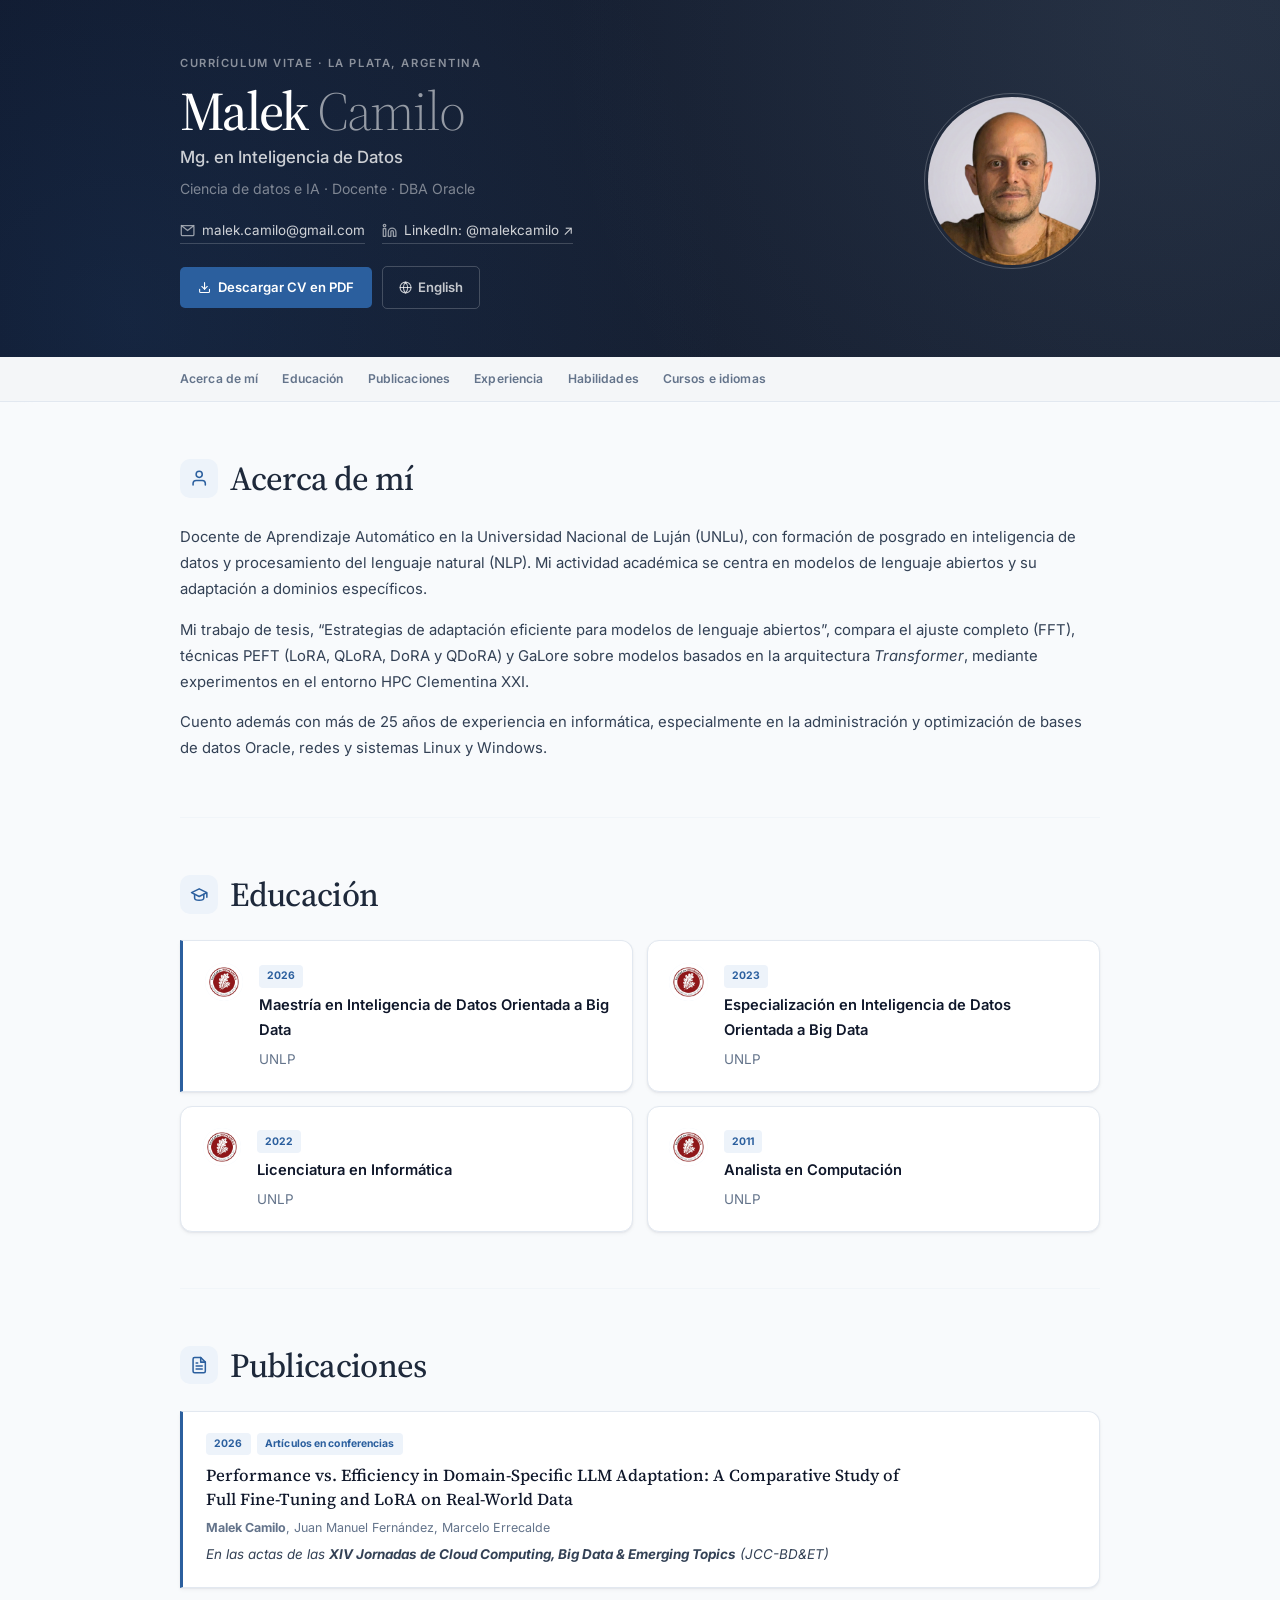
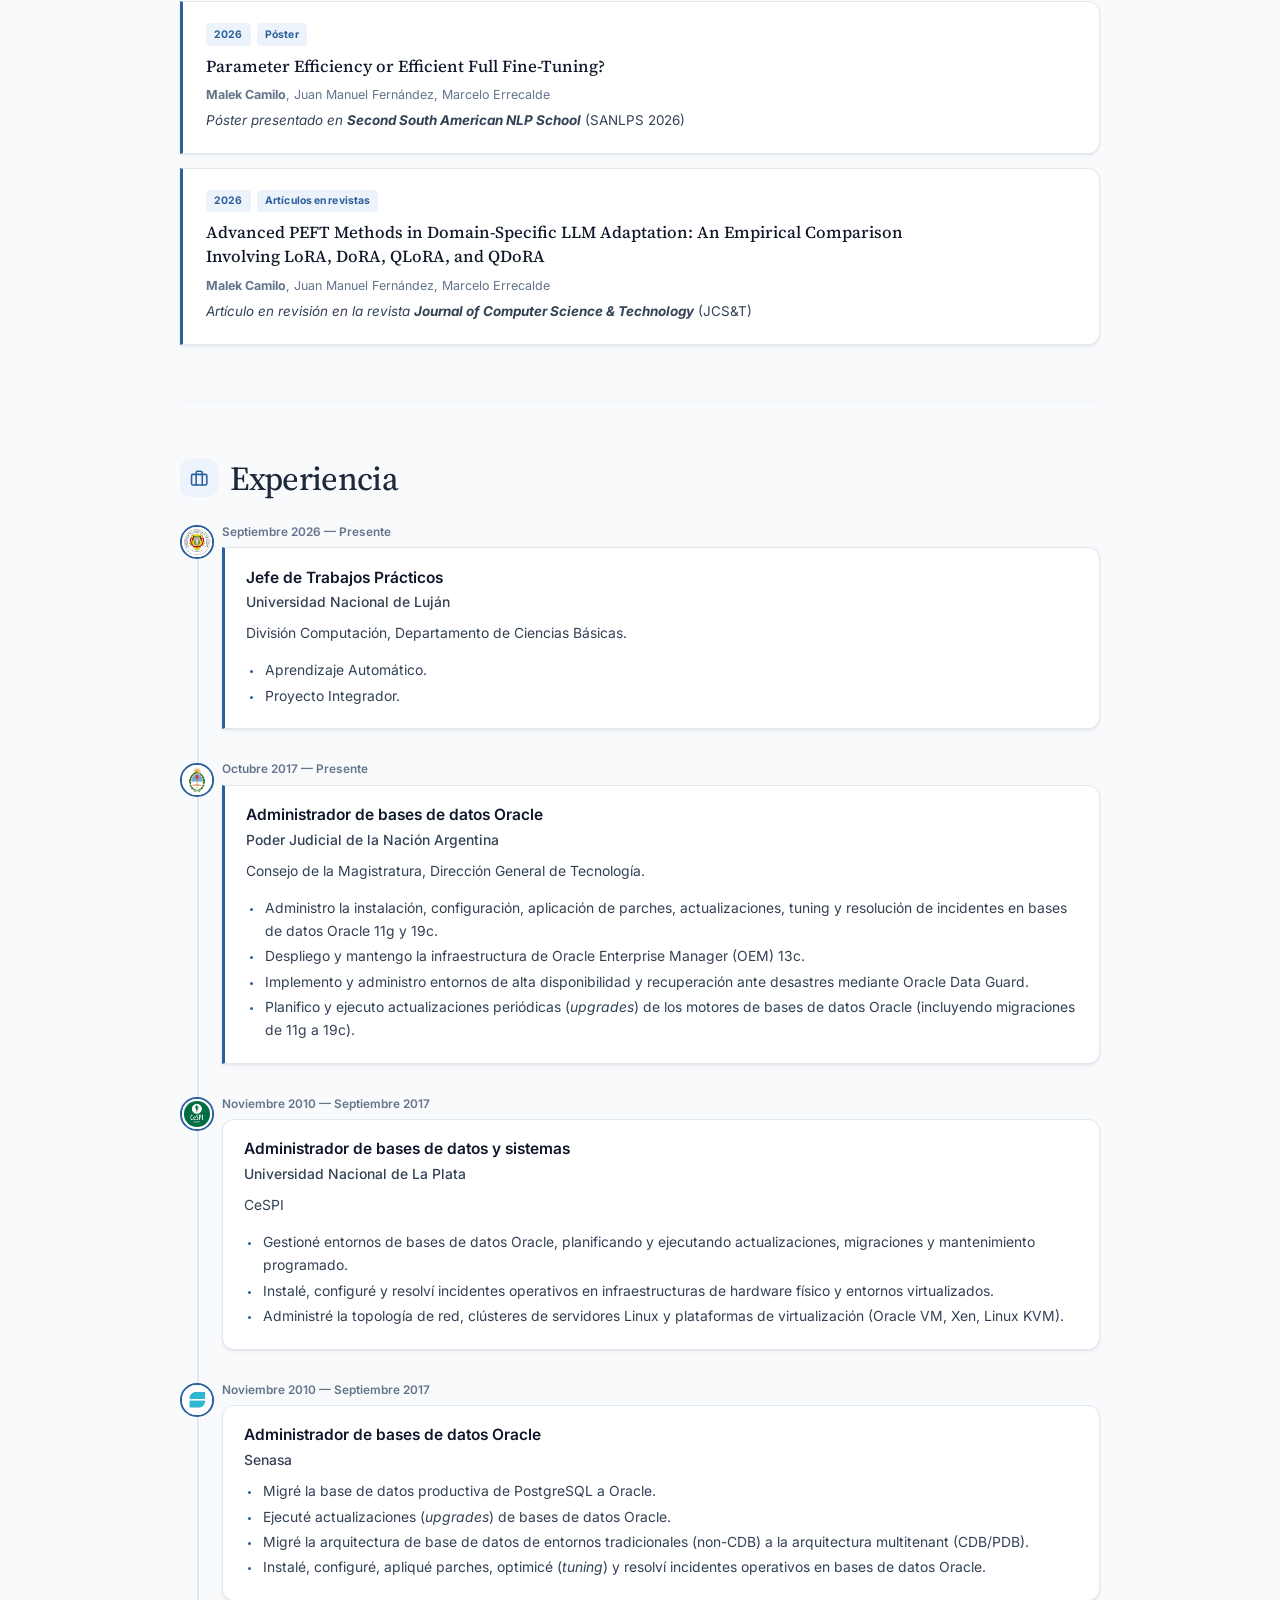
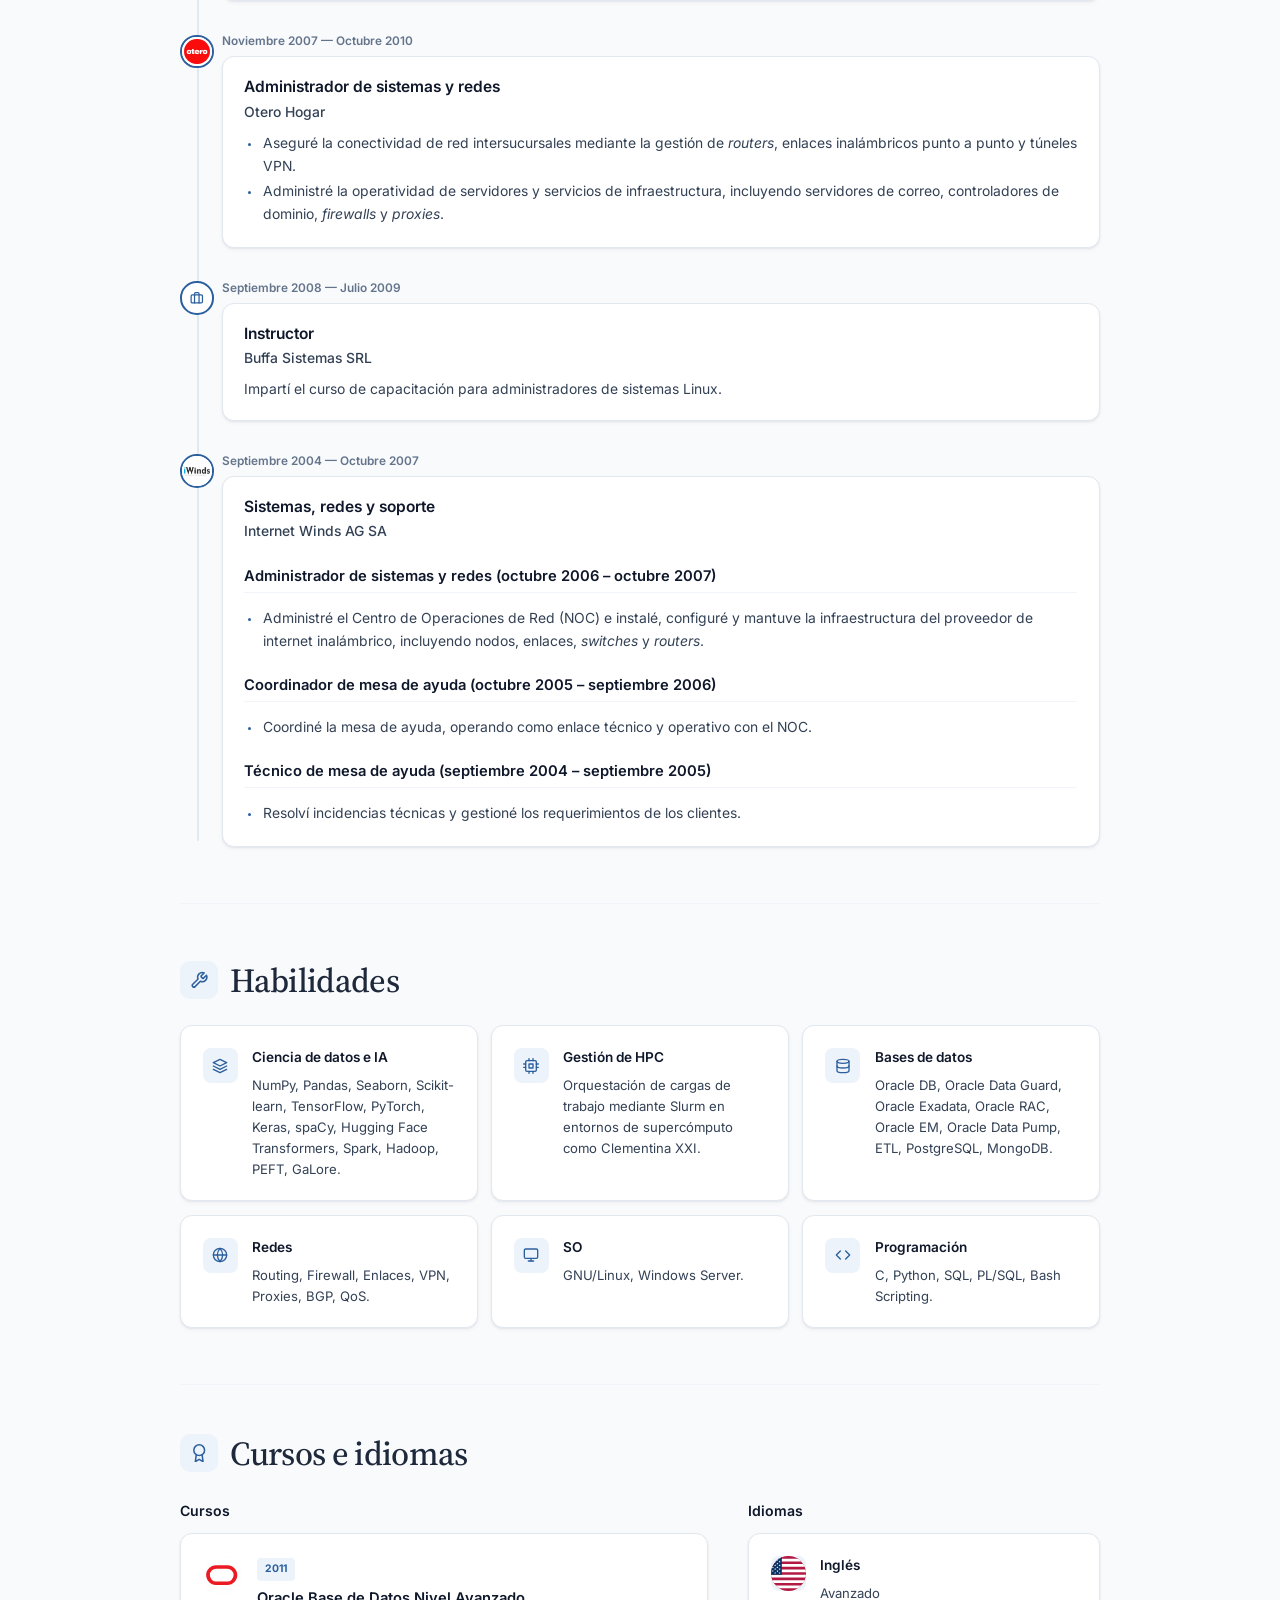
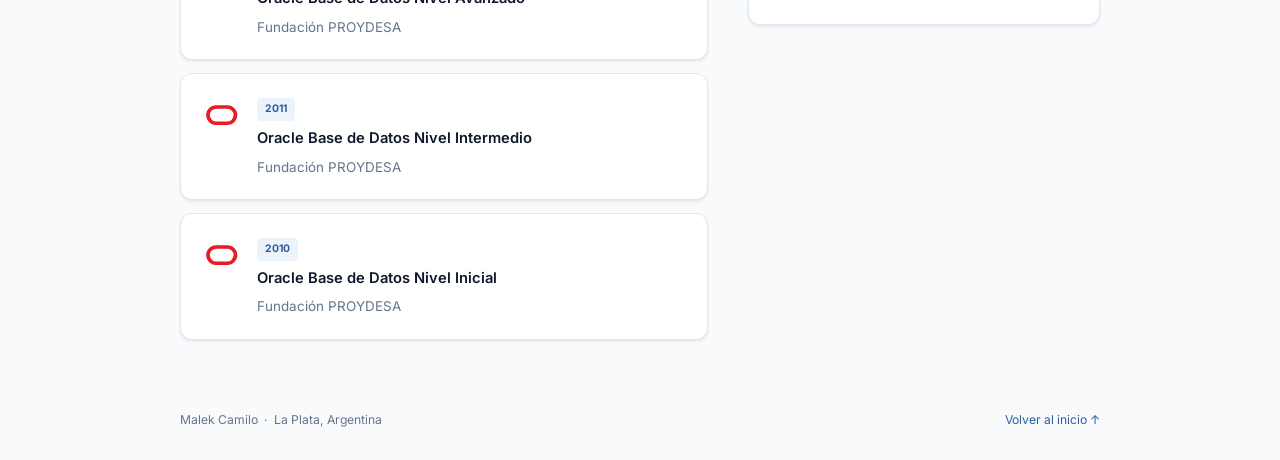
<file: index.html>
<!doctype html>
<html lang="es">
<head>
  <meta charset="utf-8">
  <meta name="viewport" content="width=device-width, initial-scale=1">
  <meta name="theme-color" content="#0f172a">
  <meta name="description" content="Docente de Aprendizaje Automático en la Universidad Nacional de Luján (UNLu), con formación de posgrado en inteligencia de datos y procesamiento del lengua">
  <meta property="og:title" content="Malek Camilo | CV">
  <meta property="og:description" content="Ciencia de datos e IA · Docente · DBA Oracle">
  <title>Malek Camilo | CV</title>
  <link rel="preconnect" href="https://fonts.googleapis.com">
  <link rel="preconnect" href="https://fonts.gstatic.com" crossorigin>
  <link rel="stylesheet" href="styles.css?v=5">
</head>
<body>
  <a class="skip-link" href="#contenido">Saltar al contenido</a>

  <header class="hero">
    <div class="hero-inner">
      <div class="hero-copy">
        <p class="eyebrow">Currículum vitae · La Plata, Argentina</p>
        <h1>Malek <span>Camilo</span></h1>
        <p class="headline">Mg. en Inteligencia de Datos</p>
        <p class="hero-summary">Ciencia de datos e IA · Docente · DBA Oracle</p>
        <div class="contact-links" aria-label="Datos de contacto">
          <a href="mailto:malek.camilo@gmail.com"><span class="icon"><svg viewBox="0 0 24 24"><rect x="2" y="4" width="20" height="16" rx="2"/><path d="M22 4l-10 8L2 4"/></svg></span>malek.camilo@gmail.com</a>
          <a href="https://www.linkedin.com/in/malekcamilo/" target="_blank" rel="noopener noreferrer"><span class="icon"><svg viewBox="0 0 24 24"><path d="M16 8a6 6 0 0 1 6 6v7h-4v-7a2 2 0 0 0-4 0v7h-4v-7a6 6 0 0 1 6-6z"/><rect x="2" y="9" width="4" height="12"/><circle cx="4" cy="4" r="2"/></svg></span>LinkedIn: @malekcamilo ↗</a>
        </div>
        <div class="hero-actions">
          <a class="download-button" href="cv.pdf" download><span class="icon"><svg viewBox="0 0 24 24"><path d="M21 15v4a2 2 0 0 1-2 2H5a2 2 0 0 1-2-2v-4"/><polyline points="7 10 12 15 17 10"/><line x1="12" y1="15" x2="12" y2="3"/></svg></span>Descargar CV en PDF</a>
          <a class="lang-button" href="en.html"><span class="icon"><svg viewBox="0 0 24 24"><circle cx="12" cy="12" r="10"/><line x1="2" y1="12" x2="22" y2="12"/><path d="M12 2a15.3 15.3 0 0 1 4 10 15.3 15.3 0 0 1-4 10 15.3 15.3 0 0 1-4-10 15.3 15.3 0 0 1 4-10z"/></svg></span>English</a>
        </div>
      </div>
      <figure class="portrait">
        <img src="assets/malek_gris_claro.png" alt="Retrato de Malek Camilo" width="400" height="400">
      </figure>
    </div>
  </header>

  <nav class="site-nav" aria-label="Secciones del CV">
    <div class="nav-inner"><a href="#perfil">Acerca de mí</a><a href="#formacion">Educación</a><a href="#publicaciones">Publicaciones</a><a href="#experiencia">Experiencia</a><a href="#habilidades">Habilidades</a><a href="#cursos">Cursos e idiomas</a></div>
  </nav>

  <main id="contenido" class="page">
    <section id="perfil" class="section profile-section"><div class="section-heading"><span class="section-icon"><span class="icon"><svg viewBox="0 0 24 24"><path d="M20 21v-2a4 4 0 0 0-4-4H8a4 4 0 0 0-4 4v2"/><circle cx="12" cy="7" r="4"/></svg></span></span><h2>Acerca de mí</h2></div><div class="profile-copy"><p>Docente de Aprendizaje Automático en la Universidad Nacional de Luján (UNLu), con formación de posgrado en inteligencia de datos y procesamiento del lenguaje natural (NLP). Mi actividad académica se centra en modelos de lenguaje abiertos y su adaptación a dominios específicos.</p><p>Mi trabajo de tesis, “Estrategias de adaptación eficiente para modelos de lenguaje abiertos”, compara el ajuste completo (FFT), técnicas PEFT (LoRA, QLoRA, DoRA y QDoRA) y GaLore sobre modelos basados en la arquitectura <em>Transformer</em>, mediante experimentos en el entorno HPC Clementina XXI.</p><p>Cuento además con más de 25 años de experiencia en informática, especialmente en la administración y optimización de bases de datos Oracle, redes y sistemas Linux y Windows.</p></div></section>
<section id="formacion" class="section"><div class="section-heading"><span class="section-icon"><span class="icon"><svg viewBox="0 0 24 24"><path d="M22 10v6M2 10l10-5 10 5-10 5z"/><path d="M6 12v5c0 1.66 2.69 3 6 3s6-1.34 6-3v-5"/></svg></span></span><h2>Educación</h2></div><div class="education-grid"><article class="education-card featured-card"><span class="edu-icon"><img src="assets/info_unlp.png" alt="UNLP" style="width: 100%; height: 100%; object-fit: contain; border-radius: 50%; background: white; padding: 2px; box-sizing: border-box;"></span><div class="edu-content"><span class="year">2026</span><h3>Maestría en Inteligencia de Datos Orientada a Big Data</h3><p>UNLP</p></div></article><article class="education-card"><span class="edu-icon"><img src="assets/info_unlp.png" alt="UNLP" style="width: 100%; height: 100%; object-fit: contain; border-radius: 50%; background: white; padding: 2px; box-sizing: border-box;"></span><div class="edu-content"><span class="year">2023</span><h3>Especialización en Inteligencia de Datos Orientada a Big Data</h3><p>UNLP</p></div></article><article class="education-card"><span class="edu-icon"><img src="assets/info_unlp.png" alt="UNLP" style="width: 100%; height: 100%; object-fit: contain; border-radius: 50%; background: white; padding: 2px; box-sizing: border-box;"></span><div class="edu-content"><span class="year">2022</span><h3>Licenciatura en Informática</h3><p>UNLP</p></div></article><article class="education-card"><span class="edu-icon"><img src="assets/info_unlp.png" alt="UNLP" style="width: 100%; height: 100%; object-fit: contain; border-radius: 50%; background: white; padding: 2px; box-sizing: border-box;"></span><div class="edu-content"><span class="year">2011</span><h3>Analista en Computación</h3><p>UNLP</p></div></article></div></section>
<section id="publicaciones" class="section"><div class="section-heading"><span class="section-icon"><span class="icon"><svg viewBox="0 0 24 24"><path d="M14 2H6a2 2 0 0 0-2 2v16a2 2 0 0 0 2 2h12a2 2 0 0 0 2-2V8z"/><polyline points="14 2 14 8 20 8"/><line x1="16" y1="13" x2="8" y2="13"/><line x1="16" y1="17" x2="8" y2="17"/><polyline points="10 9 9 9 8 9"/></svg></span></span><h2>Publicaciones</h2></div><div class="publication-list"><article class="publication-card"><div class="publication-meta"><span>2026</span><span>Artículos en conferencias</span></div><h3>Performance vs. Efficiency in Domain-Specific LLM Adaptation: A Comparative Study of Full Fine-Tuning and LoRA on Real-World Data</h3><p class="authors"><strong>Malek Camilo</strong>, Juan Manuel Fernández, Marcelo Errecalde</p><p><em>En las actas de las <strong>XIV Jornadas de Cloud Computing, Big Data &amp; Emerging Topics</strong> (JCC-BD&amp;ET)</em></p></article><article class="publication-card"><div class="publication-meta"><span>2026</span><span>Póster</span></div><h3>Parameter Efficiency or Efficient Full Fine-Tuning?</h3><p class="authors"><strong>Malek Camilo</strong>, Juan Manuel Fernández, Marcelo Errecalde</p><p><em>Póster presentado en <strong>Second South American NLP School</strong></em> (SANLPS 2026)</p></article><article class="publication-card"><div class="publication-meta"><span>2026</span><span>Artículos en revistas</span></div><h3>Advanced PEFT Methods in Domain-Specific LLM Adaptation: An Empirical Comparison Involving LoRA, DoRA, QLoRA, and QDoRA</h3><p class="authors"><strong>Malek Camilo</strong>, Juan Manuel Fernández, Marcelo Errecalde</p><p><em>Artículo en revisión en la revista <strong>Journal of Computer Science &amp; Technology</strong></em> (JCS&amp;T)</p></article></div></section>
<section id="experiencia" class="section"><div class="section-heading"><span class="section-icon"><span class="icon"><svg viewBox="0 0 24 24"><rect x="2" y="7" width="20" height="14" rx="2" ry="2"/><path d="M16 21V5a2 2 0 0 0-2-2h-4a2 2 0 0 0-2 2v16"/></svg></span></span><h2>Experiencia</h2></div><div class="timeline"><article class="timeline-item"><span class="timeline-badge"><img src="assets/unlu.png" alt="Universidad Nacional de Luján" style="width: 100%; height: 100%; object-fit: contain; border-radius: 50%; background: white; padding: 2px; box-sizing: border-box;"></span><div class="timeline-date">Septiembre 2026 — Presente</div><div class="timeline-content featured-card"><h3>Jefe de Trabajos Prácticos</h3><p class="organization">Universidad Nacional de Luján</p><p>División Computación, Departamento de Ciencias Básicas.</p><ul><li>Aprendizaje Automático.</li><li>Proyecto Integrador.</li></ul></div></article><article class="timeline-item"><span class="timeline-badge"><img src="assets/pjn.png" alt="Poder Judicial de la Nación Argentina" style="width: 100%; height: 100%; object-fit: contain; border-radius: 50%; background: white; padding: 2px; box-sizing: border-box;"></span><div class="timeline-date">Octubre 2017 — Presente</div><div class="timeline-content featured-card"><h3>Administrador de bases de datos Oracle</h3><p class="organization">Poder Judicial de la Nación Argentina</p><p>Consejo de la Magistratura, Dirección General de Tecnología.</p><ul><li>Administro la instalación, configuración, aplicación de parches, actualizaciones, tuning y resolución de incidentes en bases de datos Oracle 11g y 19c.</li><li>Despliego y mantengo la infraestructura de Oracle Enterprise Manager (OEM) 13c.</li><li>Implemento y administro entornos de alta disponibilidad y recuperación ante desastres mediante Oracle Data Guard.</li><li>Planifico y ejecuto actualizaciones periódicas (<em>upgrades</em>) de los motores de bases de datos Oracle (incluyendo migraciones de 11g a 19c).</li></ul></div></article><article class="timeline-item"><span class="timeline-badge"><img src="assets/cespi_logo.png" alt="Universidad Nacional de La Plata" style="width: 100%; height: 100%; object-fit: contain; border-radius: 50%; background: white; padding: 2px; box-sizing: border-box;"></span><div class="timeline-date">Noviembre 2010 — Septiembre 2017</div><div class="timeline-content"><h3>Administrador de bases de datos y sistemas</h3><p class="organization">Universidad Nacional de La Plata</p><p>CeSPI</p><ul><li>Gestioné entornos de bases de datos Oracle, planificando y ejecutando actualizaciones, migraciones y mantenimiento programado.</li><li>Instalé, configuré y resolví incidentes operativos en infraestructuras de hardware físico y entornos virtualizados.</li><li>Administré la topología de red, clústeres de servidores Linux y plataformas de virtualización (Oracle VM, Xen, Linux KVM).</li></ul></div></article><article class="timeline-item"><span class="timeline-badge"><img src="assets/senasa.png" alt="Senasa" style="width: 100%; height: 100%; object-fit: contain; border-radius: 50%; background: white; padding: 2px; box-sizing: border-box;"></span><div class="timeline-date">Noviembre 2010 — Septiembre 2017</div><div class="timeline-content"><h3>Administrador de bases de datos Oracle</h3><p class="organization">Senasa</p><ul><li>Migré la base de datos productiva de PostgreSQL a Oracle.</li><li>Ejecuté actualizaciones (<em>upgrades</em>) de bases de datos Oracle.</li><li>Migré la arquitectura de base de datos de entornos tradicionales (non-CDB) a la arquitectura multitenant (CDB/PDB).</li><li>Instalé, configuré, apliqué parches, optimicé (<em>tuning</em>) y resolví incidentes operativos en bases de datos Oracle.</li></ul></div></article><article class="timeline-item"><span class="timeline-badge"><img src="assets/oterohogar_logo.png" alt="Otero Hogar" style="width: 100%; height: 100%; object-fit: contain; border-radius: 50%; background: white; padding: 2px; box-sizing: border-box;"></span><div class="timeline-date">Noviembre 2007 — Octubre 2010</div><div class="timeline-content"><h3>Administrador de sistemas y redes</h3><p class="organization">Otero Hogar</p><ul><li>Aseguré la conectividad de red intersucursales mediante la gestión de <em>routers</em>, enlaces inalámbricos punto a punto y túneles VPN.</li><li>Administré la operatividad de servidores y servicios de infraestructura, incluyendo servidores de correo, controladores de dominio, <em>firewalls</em> y <em>proxies</em>.</li></ul></div></article><article class="timeline-item"><span class="timeline-badge"><span class="icon"><svg viewBox="0 0 24 24"><rect x="2" y="7" width="20" height="14" rx="2" ry="2"/><path d="M16 21V5a2 2 0 0 0-2-2h-4a2 2 0 0 0-2 2v16"/></svg></span></span><div class="timeline-date">Septiembre 2008 — Julio 2009</div><div class="timeline-content"><h3>Instructor</h3><p class="organization">Buffa Sistemas SRL</p><p>Impartí el curso de capacitación para administradores de sistemas Linux.</p></div></article><article class="timeline-item"><span class="timeline-badge"><img src="assets/iwinds_logo.png" alt="Internet Winds AG SA" style="width: 100%; height: 100%; object-fit: contain; border-radius: 50%; background: white; padding: 2px; box-sizing: border-box;"></span><div class="timeline-date">Septiembre 2004 — Octubre 2007</div><div class="timeline-content"><h3>Sistemas, redes y soporte</h3><p class="organization">Internet Winds AG SA</p><p><em>Administrador de sistemas y redes (octubre 2006 – octubre 2007)</em></p><ul><li>Administré el Centro de Operaciones de Red (NOC) e instalé, configuré y mantuve la infraestructura del proveedor de internet inalámbrico, incluyendo nodos, enlaces, <em>switches</em> y <em>routers</em>.</li></ul><p><em>Coordinador de mesa de ayuda (octubre 2005 – septiembre 2006)</em></p><ul><li>Coordiné la mesa de ayuda, operando como enlace técnico y operativo con el NOC.</li></ul><p><em>Técnico de mesa de ayuda (septiembre 2004 – septiembre 2005)</em></p><ul><li>Resolví incidencias técnicas y gestioné los requerimientos de los clientes.</li></ul></div></article></div></section>
<section id="habilidades" class="section"><div class="section-heading"><span class="section-icon"><span class="icon"><svg viewBox="0 0 24 24"><path d="M14.7 6.3a1 1 0 0 0 0 1.4l1.6 1.6a1 1 0 0 0 1.4 0l3.77-3.77a6 6 0 0 1-7.94 7.94l-6.91 6.91a2.12 2.12 0 0 1-3-3l6.91-6.91a6 6 0 0 1 7.94-7.94l-3.76 3.76z"/></svg></span></span><h2>Habilidades</h2></div><div class="skills-grid"><article class="skill-card"><span class="skill-icon"><span class="icon"><svg viewBox="0 0 24 24"><path d="M12 2L2 7l10 5 10-5-10-5z"/><path d="M2 17l10 5 10-5"/><path d="M2 12l10 5 10-5"/></svg></span></span><div class="skill-content"><h3>Ciencia de datos e IA</h3><p>NumPy, Pandas, Seaborn, Scikit-learn, TensorFlow, PyTorch, Keras, spaCy, Hugging Face Transformers, Spark, Hadoop, PEFT, GaLore.</p></div></article><article class="skill-card"><span class="skill-icon"><span class="icon"><svg viewBox="0 0 24 24"><rect x="4" y="4" width="16" height="16" rx="2" ry="2"/><rect x="9" y="9" width="6" height="6"/><line x1="9" y1="1" x2="9" y2="4"/><line x1="15" y1="1" x2="15" y2="4"/><line x1="9" y1="20" x2="9" y2="23"/><line x1="15" y1="20" x2="15" y2="23"/><line x1="20" y1="9" x2="23" y2="9"/><line x1="20" y1="14" x2="23" y2="14"/><line x1="1" y1="9" x2="4" y2="9"/><line x1="1" y1="14" x2="4" y2="14"/></svg></span></span><div class="skill-content"><h3>Gestión de HPC</h3><p>Orquestación de cargas de trabajo mediante Slurm en entornos de supercómputo como Clementina XXI.</p></div></article><article class="skill-card"><span class="skill-icon"><span class="icon"><svg viewBox="0 0 24 24"><ellipse cx="12" cy="5" rx="9" ry="3"/><path d="M21 12c0 1.66-4 3-9 3s-9-1.34-9-3"/><path d="M3 5v14c0 1.66 4 3 9 3s9-1.34 9-3V5"/></svg></span></span><div class="skill-content"><h3>Bases de datos</h3><p>Oracle DB, Oracle Data Guard, Oracle Exadata, Oracle RAC, Oracle EM, Oracle Data Pump, ETL, PostgreSQL, MongoDB.</p></div></article><article class="skill-card"><span class="skill-icon"><span class="icon"><svg viewBox="0 0 24 24"><circle cx="12" cy="12" r="10"/><line x1="2" y1="12" x2="22" y2="12"/><path d="M12 2a15.3 15.3 0 0 1 4 10 15.3 15.3 0 0 1-4 10 15.3 15.3 0 0 1-4-10 15.3 15.3 0 0 1 4-10z"/></svg></span></span><div class="skill-content"><h3>Redes</h3><p>Routing, Firewall, Enlaces, VPN, Proxies, BGP, QoS.</p></div></article><article class="skill-card"><span class="skill-icon"><span class="icon"><svg viewBox="0 0 24 24"><rect x="2" y="3" width="20" height="14" rx="2" ry="2"/><line x1="8" y1="21" x2="16" y2="21"/><line x1="12" y1="17" x2="12" y2="21"/></svg></span></span><div class="skill-content"><h3>SO</h3><p>GNU/Linux, Windows Server.</p></div></article><article class="skill-card"><span class="skill-icon"><span class="icon"><svg viewBox="0 0 24 24"><polyline points="16 18 22 12 16 6"/><polyline points="8 6 2 12 8 18"/></svg></span></span><div class="skill-content"><h3>Programación</h3><p>C, Python, SQL, PL/SQL, Bash Scripting.</p></div></article></div></section>
<section id="cursos" class="section compact-section"><div class="section-heading"><span class="section-icon"><span class="icon"><svg viewBox="0 0 24 24"><circle cx="12" cy="8" r="7"/><polyline points="8.21 13.89 7 23 12 20 17 23 15.79 13.88"/></svg></span></span><h2>Cursos e idiomas</h2></div><div class="two-column"><div><h3 class="subheading">Cursos</h3><div style="display: grid; gap: .85rem;"><article class="education-card"><span class="edu-icon"><img src="assets/oracle_logo.svg" alt="Oracle Logo" style="width: 100%; height: 100%; object-fit: contain; border-radius: 50%; background: white; padding: 2px; box-sizing: border-box;"></span><div class="edu-content"><span class="year">2011</span><h3>Oracle Base de Datos Nivel Avanzado</h3><p>Fundación PROYDESA</p></div></article><article class="education-card"><span class="edu-icon"><img src="assets/oracle_logo.svg" alt="Oracle Logo" style="width: 100%; height: 100%; object-fit: contain; border-radius: 50%; background: white; padding: 2px; box-sizing: border-box;"></span><div class="edu-content"><span class="year">2011</span><h3>Oracle Base de Datos Nivel Intermedio</h3><p>Fundación PROYDESA</p></div></article><article class="education-card"><span class="edu-icon"><img src="assets/oracle_logo.svg" alt="Oracle Logo" style="width: 100%; height: 100%; object-fit: contain; border-radius: 50%; background: white; padding: 2px; box-sizing: border-box;"></span><div class="edu-content"><span class="year">2010</span><h3>Oracle Base de Datos Nivel Inicial</h3><p>Fundación PROYDESA</p></div></article></div></div><div><h3 class="subheading">Idiomas</h3><div style="display: grid; gap: .85rem;"><article class="skill-card"><span class="skill-icon"><img src="assets/us_flag.svg" alt="US Flag" style="width: 100%; height: 100%; object-fit: cover; border-radius: 50%; background: white; padding: 0; box-sizing: border-box;"></span><div class="skill-content"><h3>Inglés</h3><p>Avanzado</p></div></article></div></div></div></section>
  </main>

  <footer class="footer">
    <p>Malek Camilo <span>·</span> La Plata, Argentina</p>
    <a href="#contenido">Volver al inicio ↑</a>
  </footer>
  <script>
    let currentPath = window.location.pathname;

    async function navigate(url, push = true) {
      const res = await fetch(url);
      if (!res.ok) throw new Error('Fetch failed');
      const text = await res.text();
      const doc = new DOMParser().parseFromString(text, 'text/html');
      
      const updateDOM = () => {
        document.title = doc.title;
        document.documentElement.lang = doc.documentElement.lang;
        document.querySelector('.hero-copy').innerHTML = doc.querySelector('.hero-copy').innerHTML;
        document.querySelector('nav').innerHTML = doc.querySelector('nav').innerHTML;
        document.querySelector('main').innerHTML = doc.querySelector('main').innerHTML;
        document.querySelector('.footer').innerHTML = doc.querySelector('.footer').innerHTML;
        if (push) {
          window.history.pushState({}, '', url);
        }
        currentPath = window.location.pathname;
      };

      if (document.startViewTransition) {
        document.startViewTransition(updateDOM);
      } else {
        updateDOM();
      }
    }

    document.addEventListener('click', async (e) => {
      const btn = e.target.closest('.lang-button');
      if (btn) {
        e.preventDefault();
        try {
          await navigate(btn.href);
        } catch (err) {
          window.location.href = btn.href;
        }
      }
    });

    window.addEventListener('popstate', () => {
      if (window.location.pathname !== currentPath) {
        currentPath = window.location.pathname;
        navigate(window.location.href, false).catch(() => {
          window.location.reload();
        });
      }
    });
  </script>
</body>
</html>
</file>
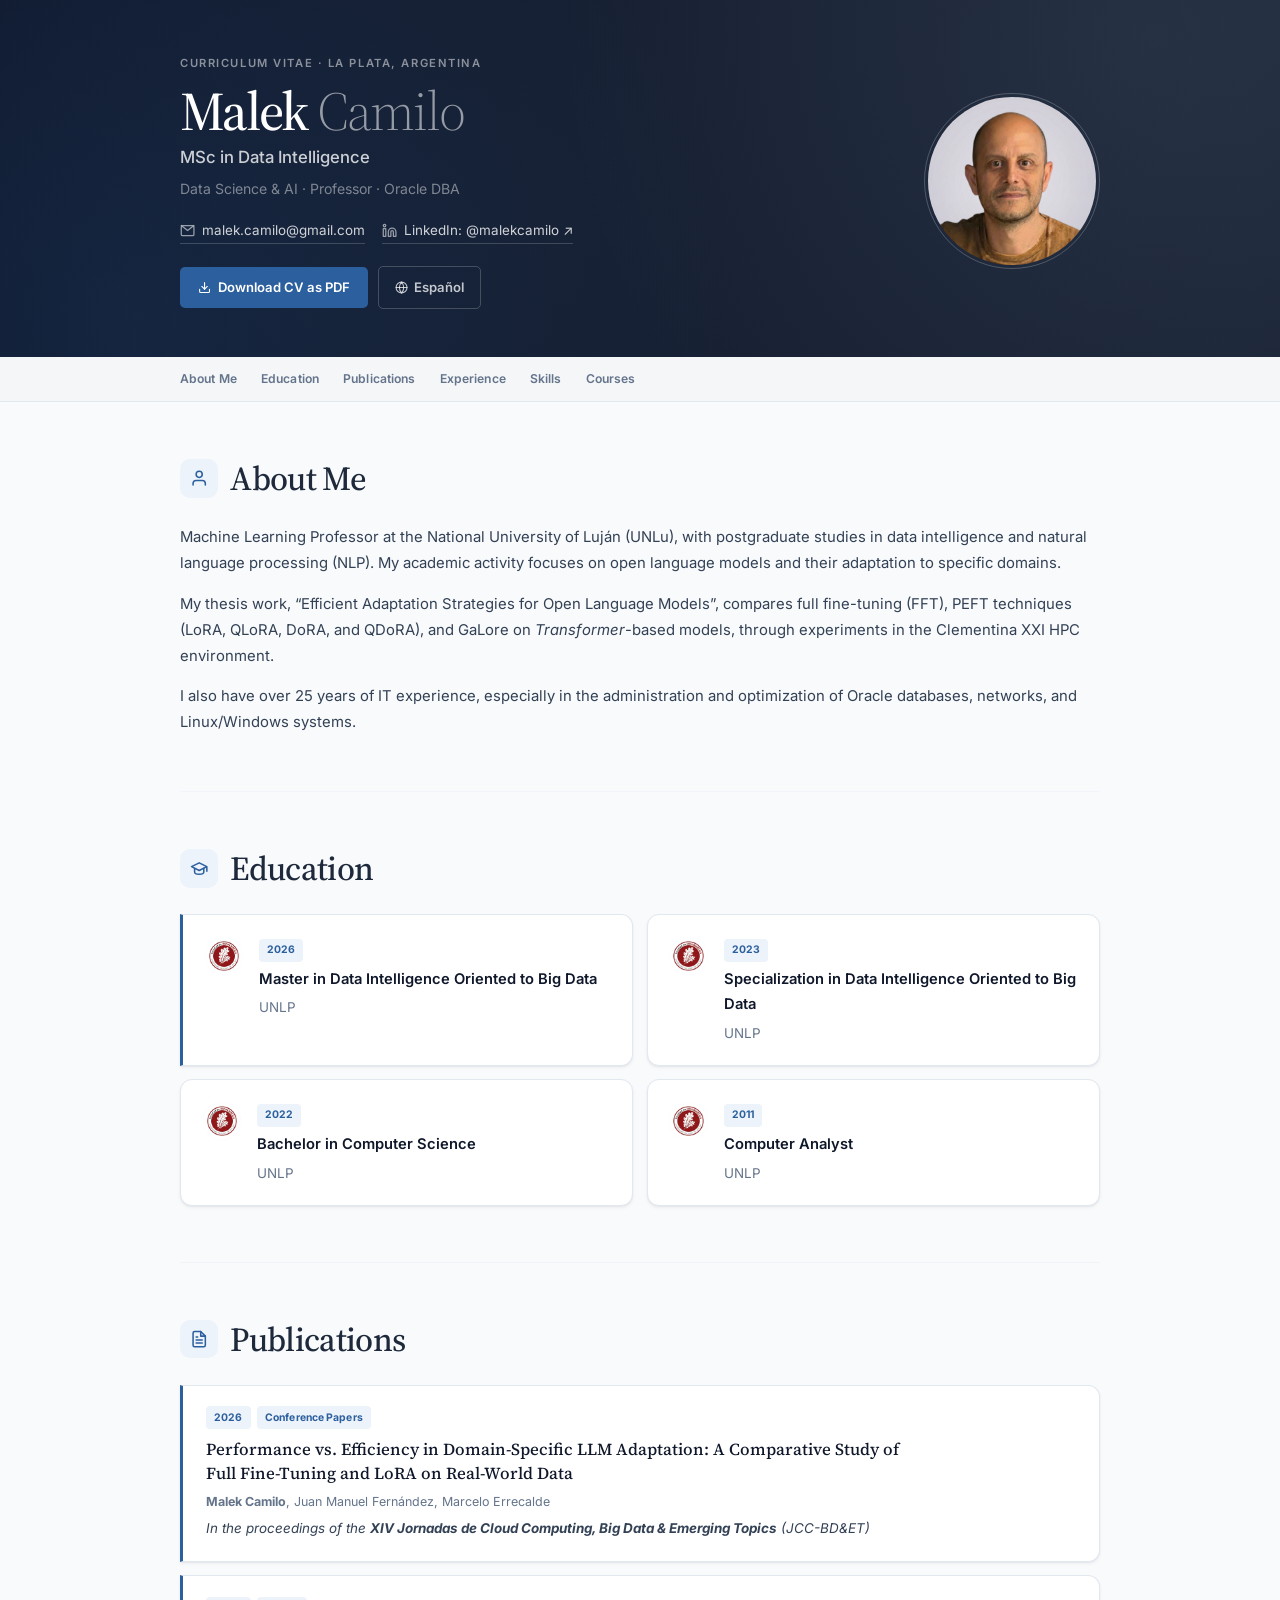
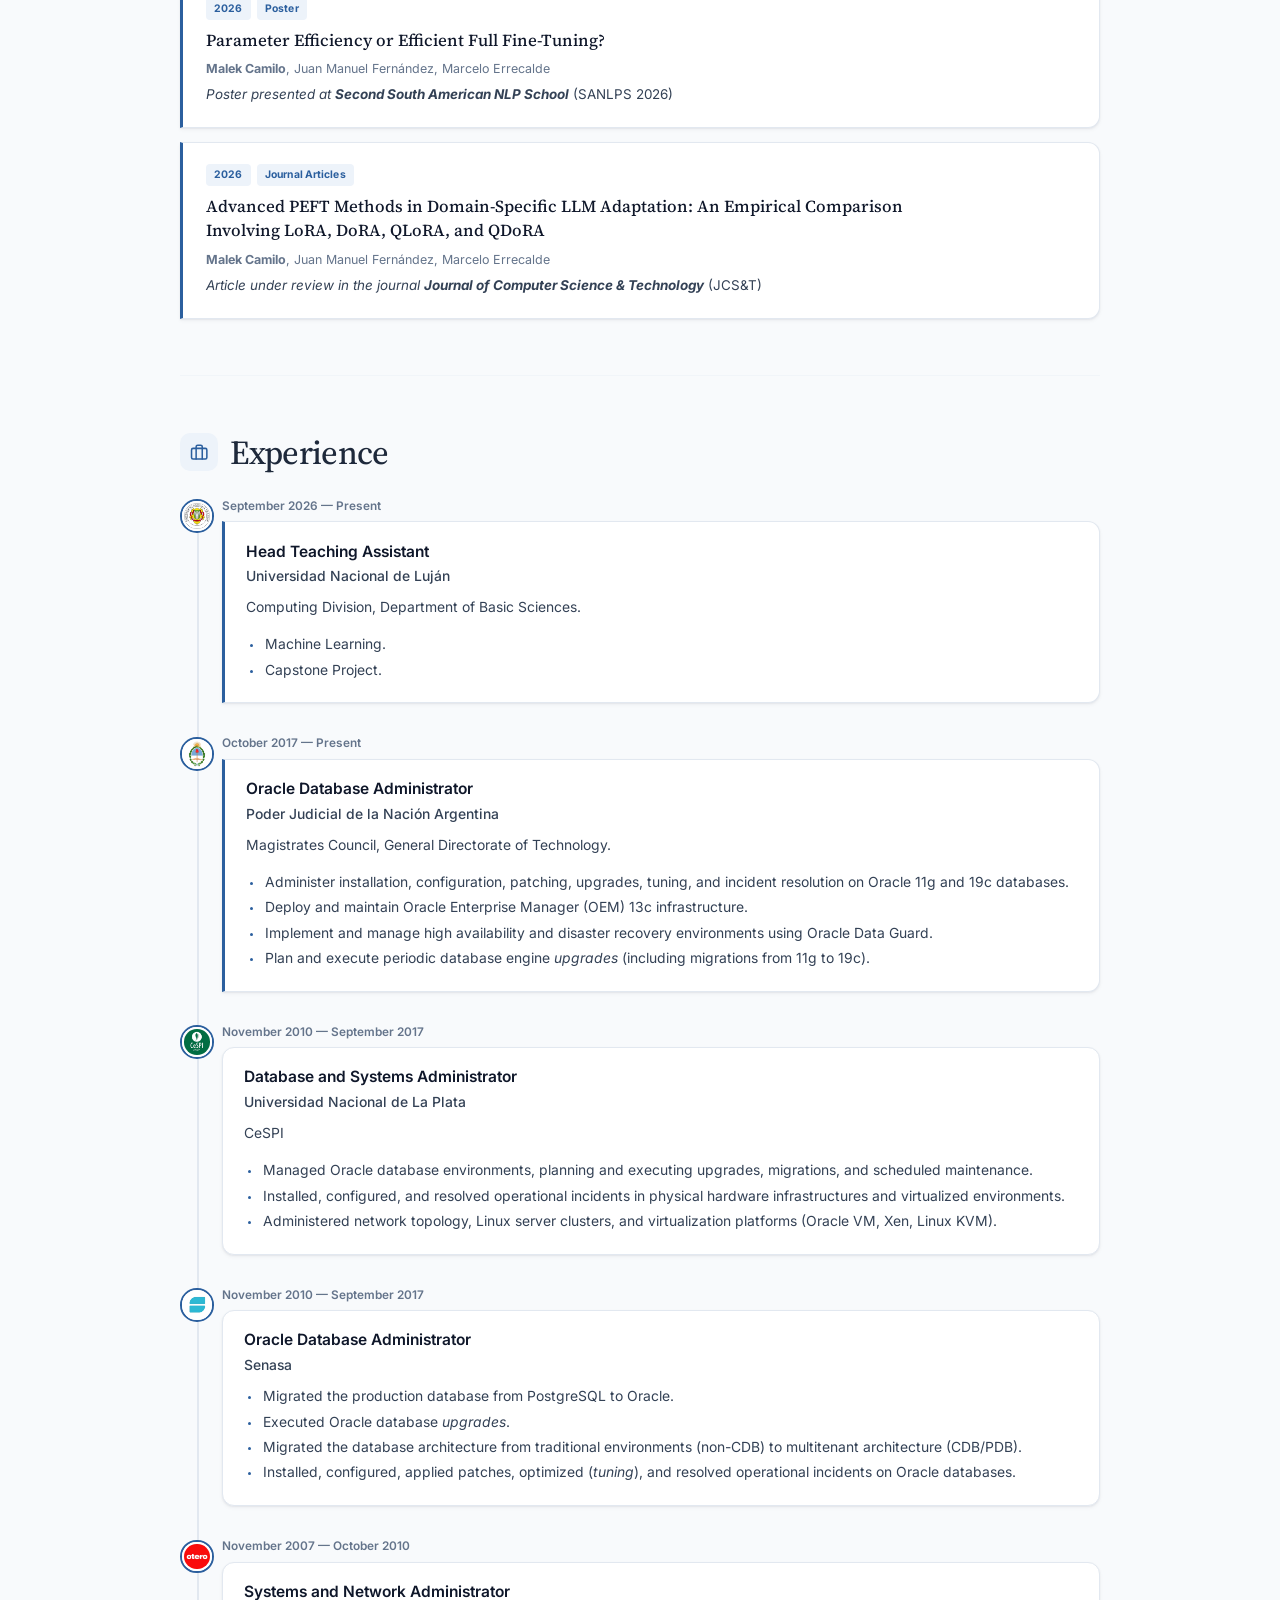
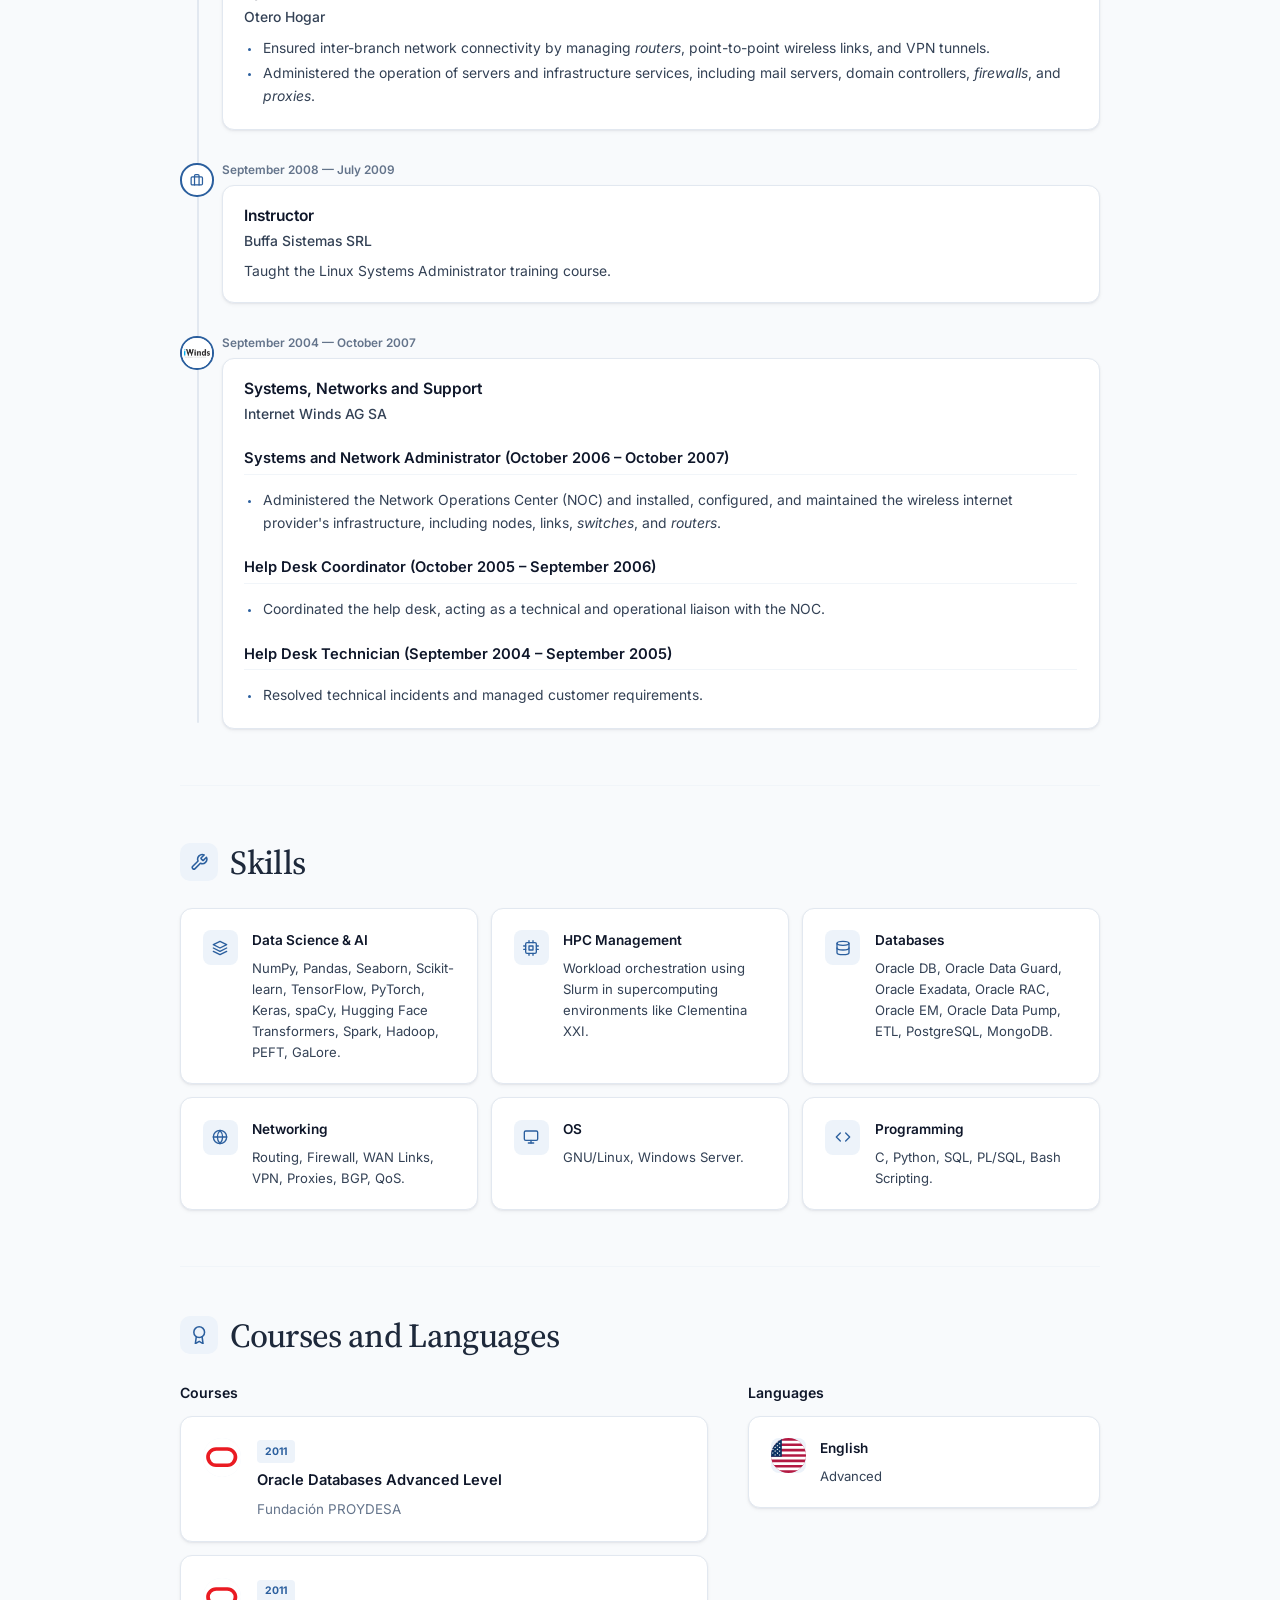
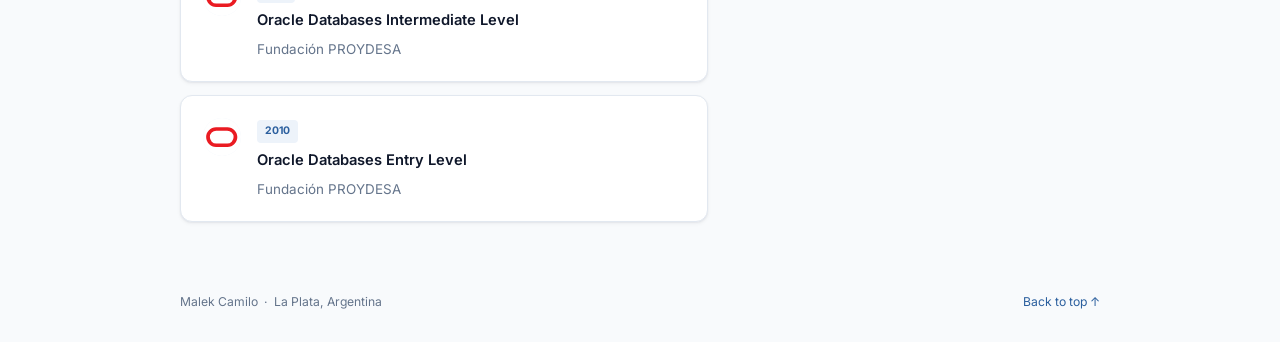
<file: en.html>
<!doctype html>
<html lang="en">
<head>
  <meta charset="utf-8">
  <meta name="viewport" content="width=device-width, initial-scale=1">
  <meta name="theme-color" content="#0f172a">
  <meta name="description" content="Machine Learning Professor at the National University of Luján (UNLu), with postgraduate studies in data intelligence and natural language processing (NLP)">
  <meta property="og:title" content="Malek Camilo | CV">
  <meta property="og:description" content="Data Science &amp; AI · Professor · Oracle DBA">
  <title>Malek Camilo | CV</title>
  <link rel="preconnect" href="https://fonts.googleapis.com">
  <link rel="preconnect" href="https://fonts.gstatic.com" crossorigin>
  <link rel="stylesheet" href="styles.css?v=5">
</head>
<body>
  <a class="skip-link" href="#contenido">Skip to content</a>

  <header class="hero">
    <div class="hero-inner">
      <div class="hero-copy">
        <p class="eyebrow">Curriculum vitae · La Plata, Argentina</p>
        <h1>Malek <span>Camilo</span></h1>
        <p class="headline">MSc in Data Intelligence</p>
        <p class="hero-summary">Data Science &amp; AI · Professor · Oracle DBA</p>
        <div class="contact-links" aria-label="Contact information">
          <a href="mailto:malek.camilo@gmail.com"><span class="icon"><svg viewBox="0 0 24 24"><rect x="2" y="4" width="20" height="16" rx="2"/><path d="M22 4l-10 8L2 4"/></svg></span>malek.camilo@gmail.com</a>
          <a href="https://www.linkedin.com/in/malekcamilo/" target="_blank" rel="noopener noreferrer"><span class="icon"><svg viewBox="0 0 24 24"><path d="M16 8a6 6 0 0 1 6 6v7h-4v-7a2 2 0 0 0-4 0v7h-4v-7a6 6 0 0 1 6-6z"/><rect x="2" y="9" width="4" height="12"/><circle cx="4" cy="4" r="2"/></svg></span>LinkedIn: @malekcamilo ↗</a>
        </div>
        <div class="hero-actions">
          <a class="download-button" href="cv_en.pdf" download><span class="icon"><svg viewBox="0 0 24 24"><path d="M21 15v4a2 2 0 0 1-2 2H5a2 2 0 0 1-2-2v-4"/><polyline points="7 10 12 15 17 10"/><line x1="12" y1="15" x2="12" y2="3"/></svg></span>Download CV as PDF</a>
          <a class="lang-button" href="index.html"><span class="icon"><svg viewBox="0 0 24 24"><circle cx="12" cy="12" r="10"/><line x1="2" y1="12" x2="22" y2="12"/><path d="M12 2a15.3 15.3 0 0 1 4 10 15.3 15.3 0 0 1-4 10 15.3 15.3 0 0 1-4-10 15.3 15.3 0 0 1 4-10z"/></svg></span>Español</a>
        </div>
      </div>
      <figure class="portrait">
        <img src="assets/malek_gris_claro.png" alt="Portrait of Malek Camilo" width="400" height="400">
      </figure>
    </div>
  </header>

  <nav class="site-nav" aria-label="CV Sections">
    <div class="nav-inner"><a href="#perfil">About Me</a><a href="#formacion">Education</a><a href="#publicaciones">Publications</a><a href="#experiencia">Experience</a><a href="#habilidades">Skills</a><a href="#cursos">Courses</a></div>
  </nav>

  <main id="contenido" class="page">
    <section id="perfil" class="section profile-section"><div class="section-heading"><span class="section-icon"><span class="icon"><svg viewBox="0 0 24 24"><path d="M20 21v-2a4 4 0 0 0-4-4H8a4 4 0 0 0-4 4v2"/><circle cx="12" cy="7" r="4"/></svg></span></span><h2>About Me</h2></div><div class="profile-copy"><p>Machine Learning Professor at the National University of Luján (UNLu), with postgraduate studies in data intelligence and natural language processing (NLP). My academic activity focuses on open language models and their adaptation to specific domains.</p><p>My thesis work, “Efficient Adaptation Strategies for Open Language Models”, compares full fine-tuning (FFT), PEFT techniques (LoRA, QLoRA, DoRA, and QDoRA), and GaLore on <em>Transformer</em>-based models, through experiments in the Clementina XXI HPC environment.</p><p>I also have over 25 years of IT experience, especially in the administration and optimization of Oracle databases, networks, and Linux/Windows systems.</p></div></section>
<section id="formacion" class="section"><div class="section-heading"><span class="section-icon"><span class="icon"><svg viewBox="0 0 24 24"><path d="M22 10v6M2 10l10-5 10 5-10 5z"/><path d="M6 12v5c0 1.66 2.69 3 6 3s6-1.34 6-3v-5"/></svg></span></span><h2>Education</h2></div><div class="education-grid"><article class="education-card featured-card"><span class="edu-icon"><img src="assets/info_unlp.png" alt="UNLP" style="width: 100%; height: 100%; object-fit: contain; border-radius: 50%; background: white; padding: 2px; box-sizing: border-box;"></span><div class="edu-content"><span class="year">2026</span><h3>Master in Data Intelligence Oriented to Big Data</h3><p>UNLP</p></div></article><article class="education-card"><span class="edu-icon"><img src="assets/info_unlp.png" alt="UNLP" style="width: 100%; height: 100%; object-fit: contain; border-radius: 50%; background: white; padding: 2px; box-sizing: border-box;"></span><div class="edu-content"><span class="year">2023</span><h3>Specialization in Data Intelligence Oriented to Big Data</h3><p>UNLP</p></div></article><article class="education-card"><span class="edu-icon"><img src="assets/info_unlp.png" alt="UNLP" style="width: 100%; height: 100%; object-fit: contain; border-radius: 50%; background: white; padding: 2px; box-sizing: border-box;"></span><div class="edu-content"><span class="year">2022</span><h3>Bachelor in Computer Science</h3><p>UNLP</p></div></article><article class="education-card"><span class="edu-icon"><img src="assets/info_unlp.png" alt="UNLP" style="width: 100%; height: 100%; object-fit: contain; border-radius: 50%; background: white; padding: 2px; box-sizing: border-box;"></span><div class="edu-content"><span class="year">2011</span><h3>Computer Analyst</h3><p>UNLP</p></div></article></div></section>
<section id="publicaciones" class="section"><div class="section-heading"><span class="section-icon"><span class="icon"><svg viewBox="0 0 24 24"><path d="M14 2H6a2 2 0 0 0-2 2v16a2 2 0 0 0 2 2h12a2 2 0 0 0 2-2V8z"/><polyline points="14 2 14 8 20 8"/><line x1="16" y1="13" x2="8" y2="13"/><line x1="16" y1="17" x2="8" y2="17"/><polyline points="10 9 9 9 8 9"/></svg></span></span><h2>Publications</h2></div><div class="publication-list"><article class="publication-card"><div class="publication-meta"><span>2026</span><span>Conference Papers</span></div><h3>Performance vs. Efficiency in Domain-Specific LLM Adaptation: A Comparative Study of Full Fine-Tuning and LoRA on Real-World Data</h3><p class="authors"><strong>Malek Camilo</strong>, Juan Manuel Fernández, Marcelo Errecalde</p><p><em>In the proceedings of the <strong>XIV Jornadas de Cloud Computing, Big Data &amp; Emerging Topics</strong> (JCC-BD&amp;ET)</em></p></article><article class="publication-card"><div class="publication-meta"><span>2026</span><span>Poster</span></div><h3>Parameter Efficiency or Efficient Full Fine-Tuning?</h3><p class="authors"><strong>Malek Camilo</strong>, Juan Manuel Fernández, Marcelo Errecalde</p><p><em>Poster presented at <strong>Second South American NLP School</strong></em> (SANLPS 2026)</p></article><article class="publication-card"><div class="publication-meta"><span>2026</span><span>Journal Articles</span></div><h3>Advanced PEFT Methods in Domain-Specific LLM Adaptation: An Empirical Comparison Involving LoRA, DoRA, QLoRA, and QDoRA</h3><p class="authors"><strong>Malek Camilo</strong>, Juan Manuel Fernández, Marcelo Errecalde</p><p><em>Article under review in the journal <strong>Journal of Computer Science &amp; Technology</strong></em> (JCS&amp;T)</p></article></div></section>
<section id="experiencia" class="section"><div class="section-heading"><span class="section-icon"><span class="icon"><svg viewBox="0 0 24 24"><rect x="2" y="7" width="20" height="14" rx="2" ry="2"/><path d="M16 21V5a2 2 0 0 0-2-2h-4a2 2 0 0 0-2 2v16"/></svg></span></span><h2>Experience</h2></div><div class="timeline"><article class="timeline-item"><span class="timeline-badge"><img src="assets/unlu.png" alt="Universidad Nacional de Luján" style="width: 100%; height: 100%; object-fit: contain; border-radius: 50%; background: white; padding: 2px; box-sizing: border-box;"></span><div class="timeline-date">September 2026 — Present</div><div class="timeline-content featured-card"><h3>Head Teaching Assistant</h3><p class="organization">Universidad Nacional de Luján</p><p>Computing Division, Department of Basic Sciences.</p><ul><li>Machine Learning.</li><li>Capstone Project.</li></ul></div></article><article class="timeline-item"><span class="timeline-badge"><img src="assets/pjn.png" alt="Poder Judicial de la Nación Argentina" style="width: 100%; height: 100%; object-fit: contain; border-radius: 50%; background: white; padding: 2px; box-sizing: border-box;"></span><div class="timeline-date">October 2017 — Present</div><div class="timeline-content featured-card"><h3>Oracle Database Administrator</h3><p class="organization">Poder Judicial de la Nación Argentina</p><p>Magistrates Council, General Directorate of Technology.</p><ul><li>Administer installation, configuration, patching, upgrades, tuning, and incident resolution on Oracle 11g and 19c databases.</li><li>Deploy and maintain Oracle Enterprise Manager (OEM) 13c infrastructure.</li><li>Implement and manage high availability and disaster recovery environments using Oracle Data Guard.</li><li>Plan and execute periodic database engine <em>upgrades</em> (including migrations from 11g to 19c).</li></ul></div></article><article class="timeline-item"><span class="timeline-badge"><img src="assets/cespi_logo.png" alt="Universidad Nacional de La Plata" style="width: 100%; height: 100%; object-fit: contain; border-radius: 50%; background: white; padding: 2px; box-sizing: border-box;"></span><div class="timeline-date">November 2010 — September 2017</div><div class="timeline-content"><h3>Database and Systems Administrator</h3><p class="organization">Universidad Nacional de La Plata</p><p>CeSPI</p><ul><li>Managed Oracle database environments, planning and executing upgrades, migrations, and scheduled maintenance.</li><li>Installed, configured, and resolved operational incidents in physical hardware infrastructures and virtualized environments.</li><li>Administered network topology, Linux server clusters, and virtualization platforms (Oracle VM, Xen, Linux KVM).</li></ul></div></article><article class="timeline-item"><span class="timeline-badge"><img src="assets/senasa.png" alt="Senasa" style="width: 100%; height: 100%; object-fit: contain; border-radius: 50%; background: white; padding: 2px; box-sizing: border-box;"></span><div class="timeline-date">November 2010 — September 2017</div><div class="timeline-content"><h3>Oracle Database Administrator</h3><p class="organization">Senasa</p><ul><li>Migrated the production database from PostgreSQL to Oracle.</li><li>Executed Oracle database <em>upgrades</em>.</li><li>Migrated the database architecture from traditional environments (non-CDB) to multitenant architecture (CDB/PDB).</li><li>Installed, configured, applied patches, optimized (<em>tuning</em>), and resolved operational incidents on Oracle databases.</li></ul></div></article><article class="timeline-item"><span class="timeline-badge"><img src="assets/oterohogar_logo.png" alt="Otero Hogar" style="width: 100%; height: 100%; object-fit: contain; border-radius: 50%; background: white; padding: 2px; box-sizing: border-box;"></span><div class="timeline-date">November 2007 — October 2010</div><div class="timeline-content"><h3>Systems and Network Administrator</h3><p class="organization">Otero Hogar</p><ul><li>Ensured inter-branch network connectivity by managing <em>routers</em>, point-to-point wireless links, and VPN tunnels.</li><li>Administered the operation of servers and infrastructure services, including mail servers, domain controllers, <em>firewalls</em>, and <em>proxies</em>.</li></ul></div></article><article class="timeline-item"><span class="timeline-badge"><span class="icon"><svg viewBox="0 0 24 24"><rect x="2" y="7" width="20" height="14" rx="2" ry="2"/><path d="M16 21V5a2 2 0 0 0-2-2h-4a2 2 0 0 0-2 2v16"/></svg></span></span><div class="timeline-date">September 2008 — July 2009</div><div class="timeline-content"><h3>Instructor</h3><p class="organization">Buffa Sistemas SRL</p><p>Taught the Linux Systems Administrator training course.</p></div></article><article class="timeline-item"><span class="timeline-badge"><img src="assets/iwinds_logo.png" alt="Internet Winds AG SA" style="width: 100%; height: 100%; object-fit: contain; border-radius: 50%; background: white; padding: 2px; box-sizing: border-box;"></span><div class="timeline-date">September 2004 — October 2007</div><div class="timeline-content"><h3>Systems, Networks and Support</h3><p class="organization">Internet Winds AG SA</p><p><em>Systems and Network Administrator (October 2006 – October 2007)</em></p><ul><li>Administered the Network Operations Center (NOC) and installed, configured, and maintained the wireless internet provider&#x27;s infrastructure, including nodes, links, <em>switches</em>, and <em>routers</em>.</li></ul><p><em>Help Desk Coordinator (October 2005 – September 2006)</em></p><ul><li>Coordinated the help desk, acting as a technical and operational liaison with the NOC.</li></ul><p><em>Help Desk Technician (September 2004 – September 2005)</em></p><ul><li>Resolved technical incidents and managed customer requirements.</li></ul></div></article></div></section>
<section id="habilidades" class="section"><div class="section-heading"><span class="section-icon"><span class="icon"><svg viewBox="0 0 24 24"><path d="M14.7 6.3a1 1 0 0 0 0 1.4l1.6 1.6a1 1 0 0 0 1.4 0l3.77-3.77a6 6 0 0 1-7.94 7.94l-6.91 6.91a2.12 2.12 0 0 1-3-3l6.91-6.91a6 6 0 0 1 7.94-7.94l-3.76 3.76z"/></svg></span></span><h2>Skills</h2></div><div class="skills-grid"><article class="skill-card"><span class="skill-icon"><span class="icon"><svg viewBox="0 0 24 24"><path d="M12 2L2 7l10 5 10-5-10-5z"/><path d="M2 17l10 5 10-5"/><path d="M2 12l10 5 10-5"/></svg></span></span><div class="skill-content"><h3>Data Science &amp; AI</h3><p>NumPy, Pandas, Seaborn, Scikit-learn, TensorFlow, PyTorch, Keras, spaCy, Hugging Face Transformers, Spark, Hadoop, PEFT, GaLore.</p></div></article><article class="skill-card"><span class="skill-icon"><span class="icon"><svg viewBox="0 0 24 24"><rect x="4" y="4" width="16" height="16" rx="2" ry="2"/><rect x="9" y="9" width="6" height="6"/><line x1="9" y1="1" x2="9" y2="4"/><line x1="15" y1="1" x2="15" y2="4"/><line x1="9" y1="20" x2="9" y2="23"/><line x1="15" y1="20" x2="15" y2="23"/><line x1="20" y1="9" x2="23" y2="9"/><line x1="20" y1="14" x2="23" y2="14"/><line x1="1" y1="9" x2="4" y2="9"/><line x1="1" y1="14" x2="4" y2="14"/></svg></span></span><div class="skill-content"><h3>HPC Management</h3><p>Workload orchestration using Slurm in supercomputing environments like Clementina XXI.</p></div></article><article class="skill-card"><span class="skill-icon"><span class="icon"><svg viewBox="0 0 24 24"><ellipse cx="12" cy="5" rx="9" ry="3"/><path d="M21 12c0 1.66-4 3-9 3s-9-1.34-9-3"/><path d="M3 5v14c0 1.66 4 3 9 3s9-1.34 9-3V5"/></svg></span></span><div class="skill-content"><h3>Databases</h3><p>Oracle DB, Oracle Data Guard, Oracle Exadata, Oracle RAC, Oracle EM, Oracle Data Pump, ETL, PostgreSQL, MongoDB.</p></div></article><article class="skill-card"><span class="skill-icon"><span class="icon"><svg viewBox="0 0 24 24"><circle cx="12" cy="12" r="10"/><line x1="2" y1="12" x2="22" y2="12"/><path d="M12 2a15.3 15.3 0 0 1 4 10 15.3 15.3 0 0 1-4 10 15.3 15.3 0 0 1-4-10 15.3 15.3 0 0 1 4-10z"/></svg></span></span><div class="skill-content"><h3>Networking</h3><p>Routing, Firewall, WAN Links, VPN, Proxies, BGP, QoS.</p></div></article><article class="skill-card"><span class="skill-icon"><span class="icon"><svg viewBox="0 0 24 24"><rect x="2" y="3" width="20" height="14" rx="2" ry="2"/><line x1="8" y1="21" x2="16" y2="21"/><line x1="12" y1="17" x2="12" y2="21"/></svg></span></span><div class="skill-content"><h3>OS</h3><p>GNU/Linux, Windows Server.</p></div></article><article class="skill-card"><span class="skill-icon"><span class="icon"><svg viewBox="0 0 24 24"><polyline points="16 18 22 12 16 6"/><polyline points="8 6 2 12 8 18"/></svg></span></span><div class="skill-content"><h3>Programming</h3><p>C, Python, SQL, PL/SQL, Bash Scripting.</p></div></article></div></section>
<section id="cursos" class="section compact-section"><div class="section-heading"><span class="section-icon"><span class="icon"><svg viewBox="0 0 24 24"><circle cx="12" cy="8" r="7"/><polyline points="8.21 13.89 7 23 12 20 17 23 15.79 13.88"/></svg></span></span><h2>Courses and Languages</h2></div><div class="two-column"><div><h3 class="subheading">Courses</h3><div style="display: grid; gap: .85rem;"><article class="education-card"><span class="edu-icon"><img src="assets/oracle_logo.svg" alt="Oracle Logo" style="width: 100%; height: 100%; object-fit: contain; border-radius: 50%; background: white; padding: 2px; box-sizing: border-box;"></span><div class="edu-content"><span class="year">2011</span><h3>Oracle Databases Advanced Level</h3><p>Fundación PROYDESA</p></div></article><article class="education-card"><span class="edu-icon"><img src="assets/oracle_logo.svg" alt="Oracle Logo" style="width: 100%; height: 100%; object-fit: contain; border-radius: 50%; background: white; padding: 2px; box-sizing: border-box;"></span><div class="edu-content"><span class="year">2011</span><h3>Oracle Databases Intermediate Level</h3><p>Fundación PROYDESA</p></div></article><article class="education-card"><span class="edu-icon"><img src="assets/oracle_logo.svg" alt="Oracle Logo" style="width: 100%; height: 100%; object-fit: contain; border-radius: 50%; background: white; padding: 2px; box-sizing: border-box;"></span><div class="edu-content"><span class="year">2010</span><h3>Oracle Databases Entry Level</h3><p>Fundación PROYDESA</p></div></article></div></div><div><h3 class="subheading">Languages</h3><div style="display: grid; gap: .85rem;"><article class="skill-card"><span class="skill-icon"><img src="assets/us_flag.svg" alt="US Flag" style="width: 100%; height: 100%; object-fit: cover; border-radius: 50%; background: white; padding: 0; box-sizing: border-box;"></span><div class="skill-content"><h3>English</h3><p>Advanced</p></div></article></div></div></div></section>
  </main>

  <footer class="footer">
    <p>Malek Camilo <span>·</span> La Plata, Argentina</p>
    <a href="#contenido">Back to top ↑</a>
  </footer>
  <script>
    let currentPath = window.location.pathname;

    async function navigate(url, push = true) {
      const res = await fetch(url);
      if (!res.ok) throw new Error('Fetch failed');
      const text = await res.text();
      const doc = new DOMParser().parseFromString(text, 'text/html');
      
      const updateDOM = () => {
        document.title = doc.title;
        document.documentElement.lang = doc.documentElement.lang;
        document.querySelector('.hero-copy').innerHTML = doc.querySelector('.hero-copy').innerHTML;
        document.querySelector('nav').innerHTML = doc.querySelector('nav').innerHTML;
        document.querySelector('main').innerHTML = doc.querySelector('main').innerHTML;
        document.querySelector('.footer').innerHTML = doc.querySelector('.footer').innerHTML;
        if (push) {
          window.history.pushState({}, '', url);
        }
        currentPath = window.location.pathname;
      };

      if (document.startViewTransition) {
        document.startViewTransition(updateDOM);
      } else {
        updateDOM();
      }
    }

    document.addEventListener('click', async (e) => {
      const btn = e.target.closest('.lang-button');
      if (btn) {
        e.preventDefault();
        try {
          await navigate(btn.href);
        } catch (err) {
          window.location.href = btn.href;
        }
      }
    });

    window.addEventListener('popstate', () => {
      if (window.location.pathname !== currentPath) {
        currentPath = window.location.pathname;
        navigate(window.location.href, false).catch(() => {
          window.location.reload();
        });
      }
    });
  </script>
</body>
</html>
</file>
<file: styles.css>
@import url('https://fonts.googleapis.com/css2?family=Source+Serif+4:ital,opsz,wght@0,8..60,300;0,8..60,400;0,8..60,500;0,8..60,600;1,8..60,400&family=Inter:wght@400;500;600;700&display=swap');

:root {
  color-scheme: light;
  --navy: #1e293b;
  --ink: #0f172a;
  --body: #334155;
  --muted: #64748b;
  --accent: #2b5f9e;
  --accent-hover: #224d82;
  --accent-bg: #edf3fa;
  --paper: #f8fafc;
  --card: #ffffff;
  --line: #e2e8f0;
  --line-light: #f1f5f9;
  --white: #ffffff;
  --hero-bg: #0f172a;
  --serif: 'Source Serif 4', Georgia, 'Times New Roman', serif;
  --sans: Inter, 'Segoe UI', Roboto, Arial, sans-serif;
  --page-width: 920px;
  --page-gutter: 2rem;
  --card-radius: 12px;
  --card-shadow: 0 2px 4px rgba(15, 23, 42, 0.04), 0 1px 2px rgba(15, 23, 42, 0.06);
  --card-shadow-hover: 0 12px 24px rgba(15, 23, 42, 0.08), 0 4px 8px rgba(15, 23, 42, 0.04);
}

*, *::before, *::after { box-sizing: border-box; }

html {
  scroll-behavior: smooth;
  scroll-padding-top: 4rem;
}

body {
  margin: 0;
  background: var(--paper);
  color: var(--body);
  font-family: var(--sans);
  font-size: 15.5px;
  line-height: 1.72;
  -webkit-font-smoothing: antialiased;
  text-rendering: optimizeLegibility;
}

a { color: inherit; }
a:focus-visible, button:focus-visible {
  outline: 2px solid var(--accent);
  outline-offset: 3px;
}

.skip-link {
  position: absolute;
  z-index: 10;
  top: -4rem;
  left: 1rem;
  padding: .6rem 1rem;
  background: var(--white);
  color: var(--navy);
  border-radius: 4px;
  font-size: .85rem;
}
.skip-link:focus { top: 1rem; }

/* ── SVG icons ── */
.icon {
  display: inline-flex;
  align-items: center;
  justify-content: center;
  width: 1em;
  height: 1em;
  vertical-align: -0.125em;
  flex-shrink: 0;
}
.icon svg {
  width: 100%;
  height: 100%;
  fill: none;
  stroke: currentColor;
  stroke-width: 2;
  stroke-linecap: round;
  stroke-linejoin: round;
}

/* ── Hero ── */
.hero {
  position: relative;
  background: var(--hero-bg);
  background-image: radial-gradient(circle at 100% 0%, #1e293b 0%, #0f172a 100%);
  color: var(--white);
  overflow: hidden;
}
.hero::before {
  content: '';
  position: absolute;
  inset: 0;
  background:
    radial-gradient(circle at 10% 90%, rgba(43, 95, 158, 0.18) 0%, transparent 50%),
    radial-gradient(circle at 90% 10%, rgba(148, 163, 184, 0.08) 0%, transparent 50%);
  pointer-events: none;
}
.hero-inner {
  position: relative;
  z-index: 1;
  display: grid;
  grid-template-columns: minmax(0, 1fr) auto;
  gap: 3rem;
  align-items: center;
  width: min(var(--page-width), calc(100% - var(--page-gutter) * 2));
  margin: 0 auto;
  padding: 3.4rem 0 3rem;
}
.portrait {
  width: 11rem;
  aspect-ratio: 1;
  margin: 0;
  padding: 3px;
  border: 1px solid rgba(255,255,255,.22);
  border-radius: 50%;
}
.portrait img {
  display: block;
  width: 100%;
  height: 100%;
  border-radius: 50%;
  object-fit: cover;
  object-position: center 41%;
  view-transition-name: hero-portrait;
}
.eyebrow {
  margin: 0 0 .5rem;
  font-size: .7rem;
  font-weight: 600;
  letter-spacing: .14em;
  text-transform: uppercase;
  color: rgba(255,255,255,.5);
}
h1, h2, h3, p { margin-top: 0; }
h1 {
  margin-bottom: .12rem;
  font-family: var(--serif);
  font-size: clamp(2.4rem, 4.5vw, 3.4rem);
  font-weight: 500;
  letter-spacing: -.035em;
  line-height: 1.1;
}
h1 span { color: rgba(255,255,255,.55); font-weight: 300; }
.headline {
  margin-bottom: .3rem;
  color: rgba(255,255,255,.78);
  font-size: 1.05rem;
  font-weight: 500;
}
.hero-summary {
  margin-bottom: 1.1rem;
  color: rgba(255,255,255,.45);
  font-size: .88rem;
}

/* ── Contact links with icons ── */
.contact-links {
  display: flex;
  flex-wrap: wrap;
  gap: .4rem 1.1rem;
}
.contact-links a {
  display: inline-flex;
  align-items: center;
  gap: .4rem;
  color: rgba(255,255,255,.8);
  font-size: .84rem;
  text-decoration: none;
  border-bottom: 1px solid rgba(255,255,255,.18);
  padding-bottom: 1px;
  transition: color .15s, border-color .15s;
}
.contact-links a:hover {
  color: #fff;
  border-color: rgba(255,255,255,.5);
}
.contact-links .icon {
  font-size: .95rem;
  opacity: .7;
}
.hero-actions {
  display: flex;
  flex-wrap: wrap;
  align-items: center;
  gap: .6rem;
  margin-top: 1.4rem;
}
.download-button {
  display: inline-flex;
  align-items: center;
  gap: .4rem;
  padding: .6rem 1.15rem;
  border: none;
  border-radius: 5px;
  background: var(--accent);
  color: #fff;
  font: inherit;
  font-size: .82rem;
  font-weight: 600;
  text-decoration: none;
  cursor: pointer;
  transition: background .15s;
}
.download-button:hover { background: var(--accent-hover); }
.lang-button {
  display: inline-flex;
  align-items: center;
  gap: .35rem;
  padding: .55rem 1rem;
  border: 1px solid rgba(255,255,255,.2);
  border-radius: 5px;
  background: transparent;
  color: rgba(255,255,255,.75);
  font: inherit;
  font-size: .82rem;
  font-weight: 600;
  text-decoration: none;
  cursor: pointer;
  transition: color .15s, border-color .15s, background .15s;
}
.lang-button:hover {
  color: #fff;
  border-color: rgba(255,255,255,.45);
  background: rgba(255,255,255,.06);
}

/* ── Navigation ── */
.site-nav {
  position: sticky;
  z-index: 5;
  top: 0;
  border-bottom: 1px solid var(--line);
  background: rgba(244, 246, 248, .92);
  backdrop-filter: blur(14px);
  -webkit-backdrop-filter: blur(14px);
}
.nav-inner {
  display: flex;
  width: min(var(--page-width), calc(100% - var(--page-gutter) * 2));
  margin: 0 auto;
  gap: 1.5rem;
  overflow-x: auto;
  scrollbar-width: thin;
}
.nav-inner a {
  flex: 0 0 auto;
  padding: .75rem 0;
  color: var(--muted);
  font-size: .76rem;
  font-weight: 600;
  text-decoration: none;
  letter-spacing: .01em;
  transition: color .12s;
}
.nav-inner a:hover { color: var(--accent); }

/* ── Page layout ── */
.page {
  width: min(var(--page-width), calc(100% - var(--page-gutter) * 2));
  margin: 0 auto;
}
.section {
  padding: 3.5rem 0;
  border-bottom: 1px solid var(--line-light);
}
.section:last-child { border-bottom: none; }

/* ── Section headings with icons ── */
.section-heading {
  display: flex;
  align-items: center;
  gap: .75rem;
  margin-bottom: 1.6rem;
}
.section-icon {
  display: flex;
  align-items: center;
  justify-content: center;
  width: 2.4rem;
  height: 2.4rem;
  border-radius: 10px;
  background: var(--accent-bg);
  color: var(--accent);
  font-size: 1.15rem;
  flex-shrink: 0;
}
h2 {
  margin-bottom: 0;
  color: var(--navy);
  font-family: var(--serif);
  font-size: clamp(1.65rem, 2.8vw, 2.1rem);
  font-weight: 500;
  letter-spacing: -.02em;
  line-height: 1.2;
}

/* ── Profile ── */
.profile-copy p {
  margin-bottom: .9rem;
  color: var(--body);
  font-size: .93rem;
  line-height: 1.75;
}
.profile-copy p:last-child { margin-bottom: 0; }

/* ── Timeline (Experience) ── */
.timeline { position: relative; padding-left: 2.6rem; }
.timeline::before {
  position: absolute;
  top: .35rem;
  bottom: .35rem;
  left: 1.05rem;
  width: 2px;
  background: var(--line);
  content: '';
  border-radius: 1px;
}
.timeline-item {
  position: relative;
  padding-bottom: 2rem;
}
.timeline-item:last-child { padding-bottom: 0; }

/* Timeline badge icon */
.timeline-badge {
  position: absolute;
  top: .1rem;
  left: -2.6rem;
  width: 2.1rem;
  height: 2.1rem;
  display: flex;
  align-items: center;
  justify-content: center;
  border-radius: 50%;
  background: var(--card);
  border: 2px solid var(--accent);
  color: var(--accent);
  font-size: .85rem;
  z-index: 1;
}
.timeline-badge .icon svg {
  stroke-width: 2.2;
}

.timeline-date {
  color: var(--muted);
  font-size: .74rem;
  font-weight: 600;
  line-height: 1.5;
  margin-bottom: .35rem;
}
.timeline-content {
  background: var(--card);
  border: 1px solid var(--line);
  border-radius: var(--card-radius);
  padding: 1.15rem 1.35rem;
  box-shadow: var(--card-shadow);
  transition: box-shadow .3s cubic-bezier(0.4, 0, 0.2, 1), border-color .3s cubic-bezier(0.4, 0, 0.2, 1), transform .3s cubic-bezier(0.4, 0, 0.2, 1);
}
.timeline-content:hover {
  box-shadow: var(--card-shadow-hover);
  border-color: #cbd5e1;
  transform: translateY(-3px);
}
.timeline-content h3 {
  margin-bottom: .2rem;
  color: var(--ink);
  font-size: .97rem;
  font-weight: 600;
  line-height: 1.4;
}
.organization {
  margin-bottom: .5rem;
  color: var(--muted);
  font-size: .84rem;
  font-weight: 500;
}
.timeline-content p, .timeline-content li {
  color: var(--body);
  font-size: .87rem;
  line-height: 1.65;
}
.timeline-content p:last-child { margin-bottom: 0; }
.timeline-content p > em:only-child {
  display: block;
  font-size: .92rem;
  font-weight: 600;
  color: var(--ink);
  font-style: normal;
  margin-top: 1.3rem;
  margin-bottom: .3rem;
  padding-bottom: .2rem;
  border-bottom: 1px solid var(--line-light);
}
.timeline-content p:first-of-type > em:only-child {
  margin-top: .6rem;
}
.timeline-content ul { margin: .4rem 0 0; padding-left: 1.05rem; }
.timeline-content li { margin: .15rem 0; padding-left: .1rem; }
.timeline-content li::marker { color: var(--accent); font-size: .7em; }

/* ── Education ── */
.education-grid {
  display: grid;
  grid-template-columns: repeat(2, minmax(0, 1fr));
  gap: .85rem;
}
.education-card {
  display: flex;
  align-items: flex-start;
  gap: 1rem;
  padding: 1.25rem 1.35rem;
  border: 1px solid var(--line);
  border-radius: var(--card-radius);
  background: var(--card);
  box-shadow: var(--card-shadow);
  transition: box-shadow .3s cubic-bezier(0.4, 0, 0.2, 1), border-color .3s cubic-bezier(0.4, 0, 0.2, 1), transform .3s cubic-bezier(0.4, 0, 0.2, 1);
}
.education-card:hover {
  box-shadow: var(--card-shadow-hover);
  border-color: #cbd5e1;
  transform: translateY(-3px);
}
.edu-icon {
  display: flex;
  align-items: center;
  justify-content: center;
  width: 2.4rem;
  height: 2.4rem;
  border-radius: 50%;
  background: var(--accent-bg);
  color: var(--accent);
  font-size: 1.05rem;
  flex-shrink: 0;
  margin-top: .1rem;
}
.edu-content {
  flex: 1;
  min-width: 0;
}
.year {
  display: inline-block;
  margin-bottom: .35rem;
  padding: .15rem .5rem;
  border-radius: 4px;
  background: var(--accent-bg);
  color: var(--accent);
  font-size: .65rem;
  font-weight: 700;
  letter-spacing: .01em;
}
.education-card h3 {
  margin-bottom: .25rem;
  color: var(--ink);
  font-size: .92rem;
  font-weight: 600;
}
.education-card p { margin-bottom: 0; color: var(--muted); font-size: .84rem; }

/* ── Publications ── */
.publication-list { display: grid; gap: .85rem; }
.publication-card {
  padding: 1.3rem 1.45rem;
  border: 1px solid var(--line);
  border-left: 3px solid var(--accent);
  border-radius: 0 var(--card-radius) var(--card-radius) 0;
  background: var(--card);
  box-shadow: var(--card-shadow);
  transition: box-shadow .3s cubic-bezier(0.4, 0, 0.2, 1), border-color .3s cubic-bezier(0.4, 0, 0.2, 1), transform .3s cubic-bezier(0.4, 0, 0.2, 1);
}
.publication-card:hover {
  box-shadow: var(--card-shadow-hover);
  border-color: #cbd5e1;
  border-left-color: var(--accent);
  transform: translateY(-3px);
}
.publication-meta {
  display: flex;
  flex-wrap: wrap;
  gap: .4rem;
  margin-bottom: .55rem;
}
.publication-meta span {
  padding: .15rem .5rem;
  border-radius: 4px;
  background: var(--accent-bg);
  color: var(--accent);
  font-size: .65rem;
  font-weight: 700;
  letter-spacing: .01em;
}
.publication-card h3 {
  max-width: 700px;
  margin-bottom: .3rem;
  font-family: var(--serif);
  font-size: 1.05rem;
  font-weight: 500;
  color: var(--ink);
  line-height: 1.45;
}
.publication-card p { margin-bottom: .25rem; color: var(--body); font-size: .84rem; }
.publication-card p:last-child { margin-bottom: 0; }
.authors { font-size: .78rem !important; color: var(--muted) !important; }

/* ── Skills ── */
.skills-grid {
  display: grid;
  grid-template-columns: repeat(3, minmax(0, 1fr));
  gap: .85rem;
}
.skill-card {
  display: flex;
  align-items: flex-start;
  gap: .9rem;
  padding: 1.25rem 1.35rem;
  border: 1px solid var(--line);
  border-radius: var(--card-radius);
  background: var(--card);
  box-shadow: var(--card-shadow);
  transition: box-shadow .3s cubic-bezier(0.4, 0, 0.2, 1), border-color .3s cubic-bezier(0.4, 0, 0.2, 1), transform .3s cubic-bezier(0.4, 0, 0.2, 1);
}
.skill-card:hover {
  box-shadow: var(--card-shadow-hover);
  border-color: #cbd5e1;
  transform: translateY(-3px);
}
.skill-icon {
  display: flex;
  align-items: center;
  justify-content: center;
  width: 2.2rem;
  height: 2.2rem;
  border-radius: 8px;
  background: var(--accent-bg);
  color: var(--accent);
  font-size: 1rem;
  flex-shrink: 0;
  margin-top: .1rem;
}
.skill-content { flex: 1; min-width: 0; }
.skill-card h3 {
  margin-bottom: .35rem;
  color: var(--ink);
  font-size: .85rem;
  font-weight: 600;
}
.skill-card p {
  margin-bottom: 0;
  color: var(--body);
  font-size: .82rem;
  line-height: 1.6;
}

/* ── Courses & Languages ── */
.compact-section { padding-top: 3rem; padding-bottom: 3rem; }
.two-column { display: grid; grid-template-columns: 1.5fr 1fr; gap: 2.5rem; }
.subheading {
  margin-bottom: .65rem;
  color: var(--ink);
  font-size: .88rem;
  font-weight: 600;
}
.plain-list { margin: 0; padding: 0; list-style: none; }
.plain-list li {
  display: flex;
  gap: .7rem;
  margin: .35rem 0;
  color: var(--body);
  font-size: .84rem;
}
.plain-list li span {
  flex: 0 0 2.4rem;
  color: var(--accent);
  font-weight: 700;
  font-size: .78rem;
}
.language-line {
  display: flex;
  justify-content: space-between;
  max-width: 260px;
  padding: .4rem 0;
  border-bottom: 1px solid var(--line-light);
}
.language-line strong { color: var(--ink); font-size: .88rem; }
.language-line span { color: var(--muted); font-size: .85rem; }

/* ── References ── */
.references-grid {
  display: grid;
  grid-template-columns: repeat(2, minmax(0, 1fr));
  gap: .7rem;
}
.reference-card {
  padding: .95rem 1.1rem;
  border: 1px solid var(--line);
  border-radius: var(--card-radius);
  background: var(--card);
  box-shadow: var(--card-shadow);
}
.reference-card h3 { margin-bottom: .1rem; color: var(--ink); font-size: .88rem; font-weight: 600; }
.reference-card p { margin-bottom: .25rem; color: var(--muted); font-size: .78rem; }
.reference-card .contact-note { color: var(--accent); font-size: .8rem; font-weight: 600; }
.small-caps { font-variant: small-caps; }
.generic-list > * { margin-bottom: .7rem; }

/* ── Utility overrides ── */
.featured-card {
  border-left: 3px solid var(--accent) !important;
  border-radius: 0 var(--card-radius) var(--card-radius) 0 !important;
}

/* ── Footer ── */
.footer {
  display: flex;
  justify-content: space-between;
  width: min(var(--page-width), calc(100% - var(--page-gutter) * 2));
  margin: 0 auto;
  padding: 1.4rem 0 1.8rem;
  color: var(--muted);
  font-size: .76rem;
}
.footer p { margin-bottom: 0; }
.footer p span { padding: 0 .2rem; }
.footer a { color: var(--accent); text-decoration: none; }

/* ── Responsive ── */
@media (max-width: 760px) {
  .hero-inner {
    grid-template-columns: minmax(0, 1fr) 7rem;
    gap: 1.5rem;
    padding: 2.6rem 0 2.2rem;
  }
  .portrait { width: 7rem; }
  .nav-inner { gap: 1.1rem; }
  .page, .footer,
  .hero-inner, .nav-inner {
    width: min(calc(100% - 1.5rem * 2), var(--page-width));
  }
  .section { padding: 2.8rem 0; }
  .timeline { padding-left: 2.4rem; }
  .timeline::before { left: .95rem; }
  .timeline-badge { left: -2.4rem; width: 1.9rem; height: 1.9rem; font-size: .75rem; }
  .education-grid { grid-template-columns: 1fr; }
  .skills-grid { grid-template-columns: repeat(2, minmax(0, 1fr)); }
  .two-column { grid-template-columns: 1fr; gap: 1.3rem; }
}
@media (max-width: 480px) {
  body { font-size: 15px; }
  .hero-inner { grid-template-columns: 1fr; }
  .portrait { grid-row: 1; width: 5.5rem; }
  .hero-copy { grid-row: 2; }
  h1 { font-size: 2.3rem; }
  .contact-links { flex-direction: column; gap: .3rem; }
  .skills-grid, .references-grid { grid-template-columns: 1fr; }
  .skill-card { flex-direction: column; gap: .6rem; }
  .education-card { flex-direction: column; gap: .6rem; }
  .publication-card { padding: 1rem; }
  .footer { flex-direction: column; align-items: flex-start; gap: .6rem; }
}

/* ── Print ── */
@media print {
  @page { size: A4; margin: 14mm 15mm; }
  body { background: #fff; color: #1d3046; font-size: 10pt; line-height: 1.48; }
  .hero { print-color-adjust: exact; -webkit-print-color-adjust: exact; }
  .hero-inner { width: 100%; min-height: 0; grid-template-columns: 1fr 3.5rem; gap: .8rem; padding: 1.2rem 0; }
  .portrait { width: 3.5rem; padding: 2px; }
  .site-nav, .hero-actions, .skip-link, .footer a { display: none !important; }
  .page, .footer { width: 100%; }
  .section { padding: 1.3rem 0; break-inside: auto; }
  .section-heading { margin-bottom: .8rem; }
  .section-icon { width: 1.6rem; height: 1.6rem; font-size: .8rem; }
  h1 { font-size: 26pt; }
  h2 { font-size: 18pt; }
  .timeline { padding-left: 2rem; }
  .timeline-badge { width: 1.5rem; height: 1.5rem; left: -2rem; font-size: .65rem; }
  .timeline::before { left: .7rem; }
  .timeline-item, .education-card, .publication-card, .skill-card, .reference-card { break-inside: avoid; }
  .timeline-item { padding-bottom: .8rem; }
  .timeline-content { box-shadow: none; }
  .education-card, .skill-card, .publication-card, .reference-card { box-shadow: none; }
  a { color: inherit; }
  .footer { padding-top: .8rem; }
}
</file>
